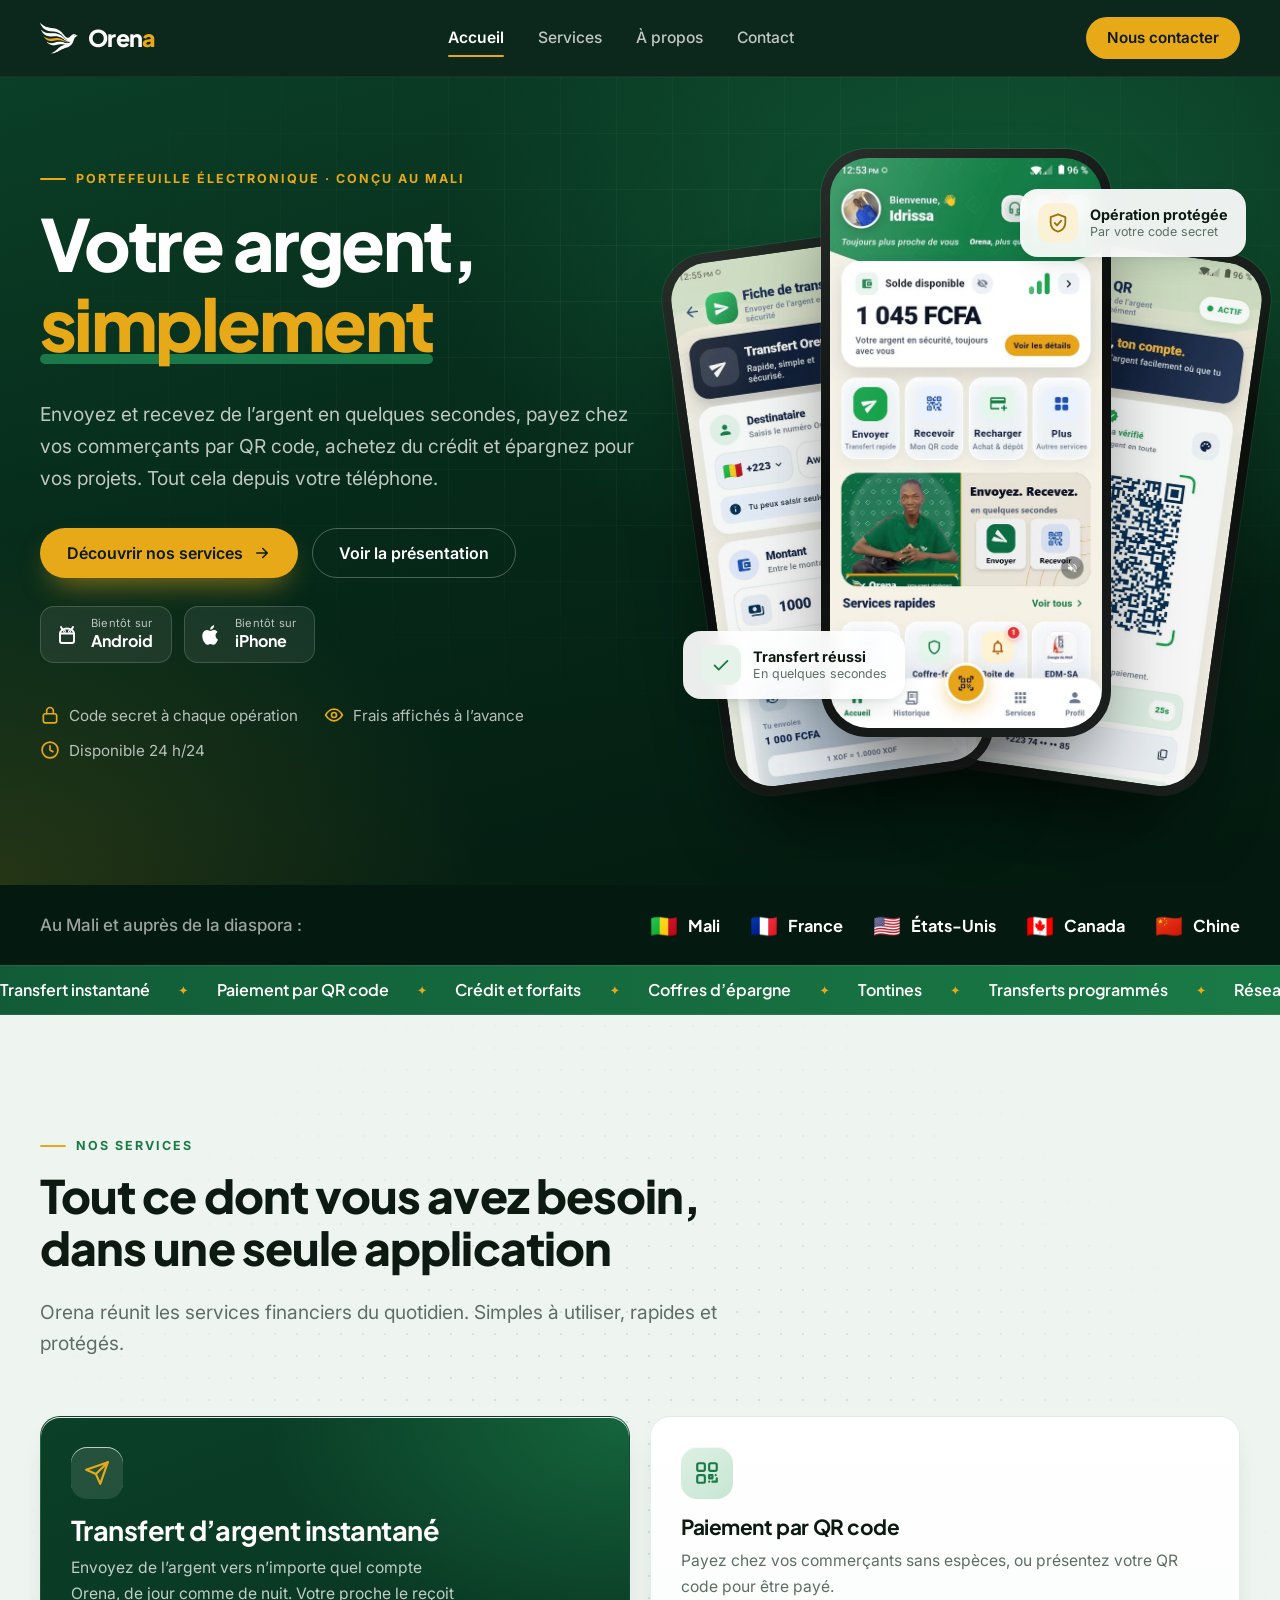
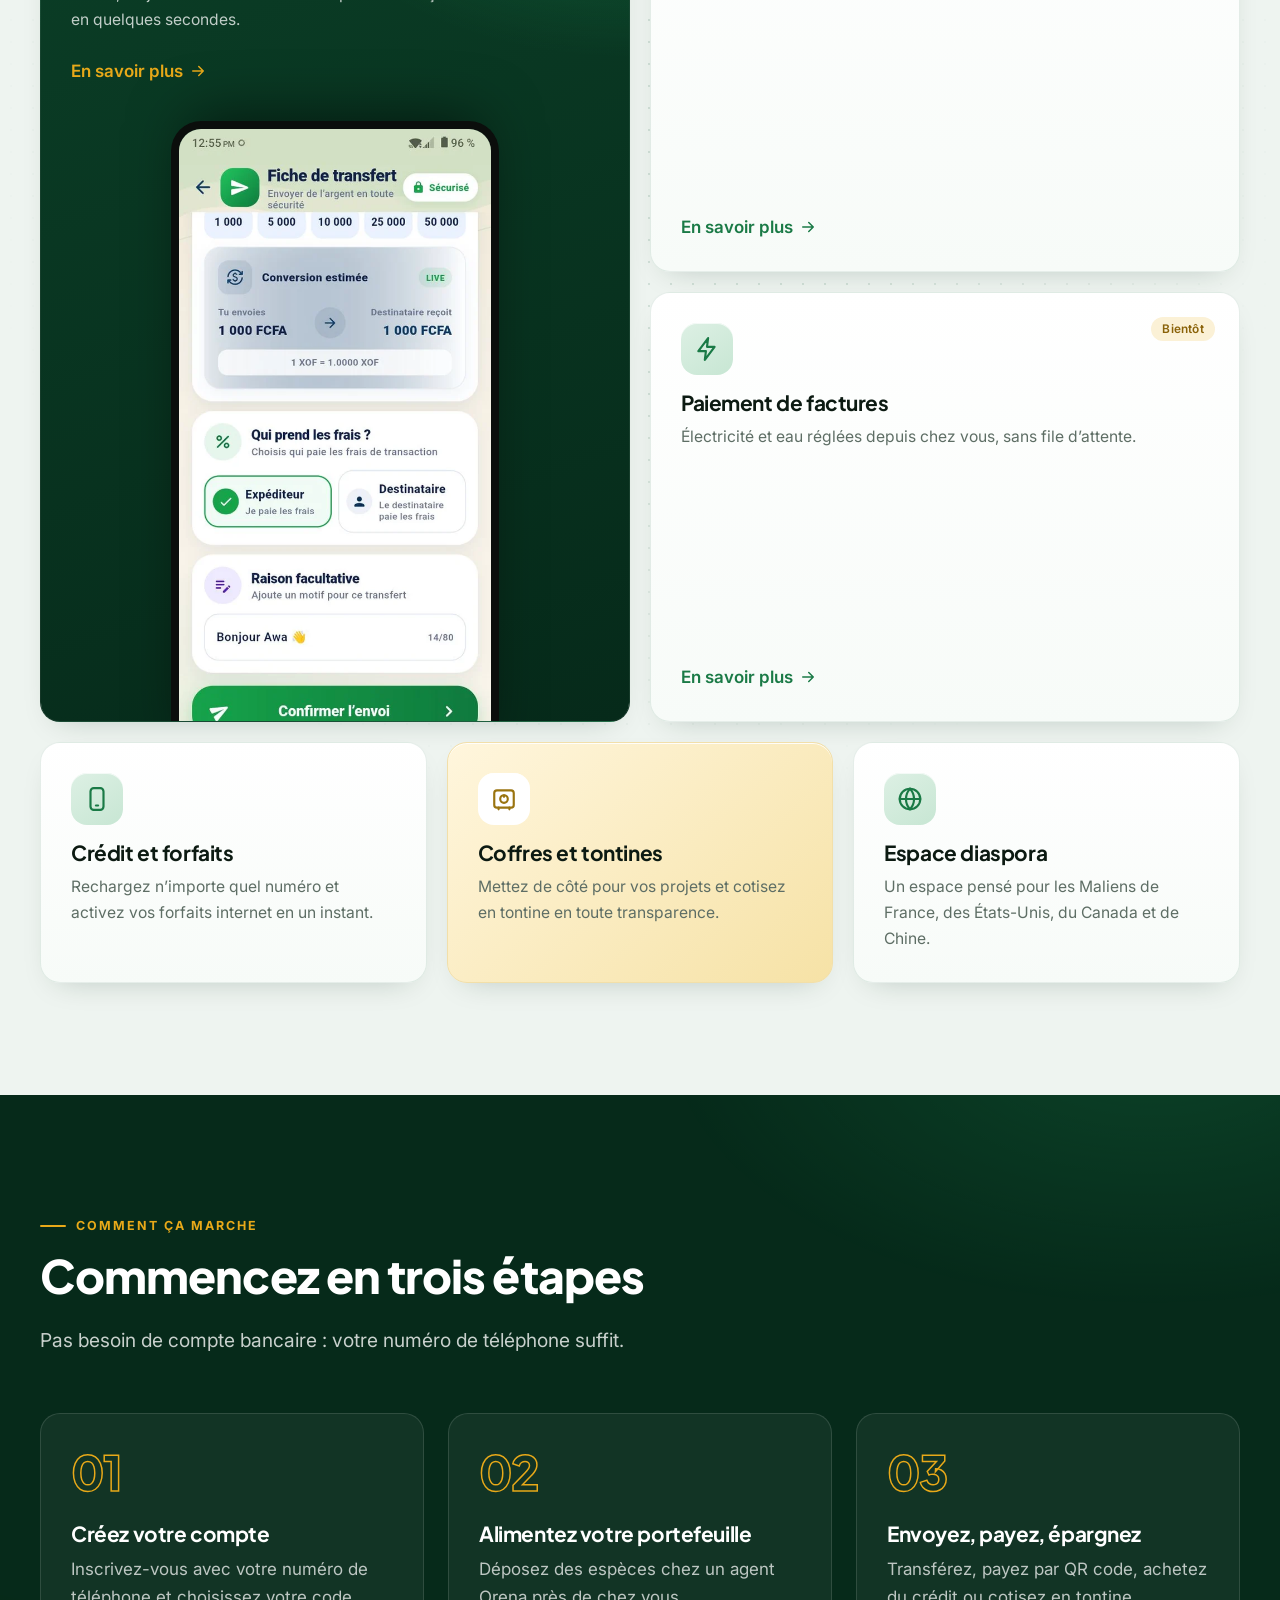
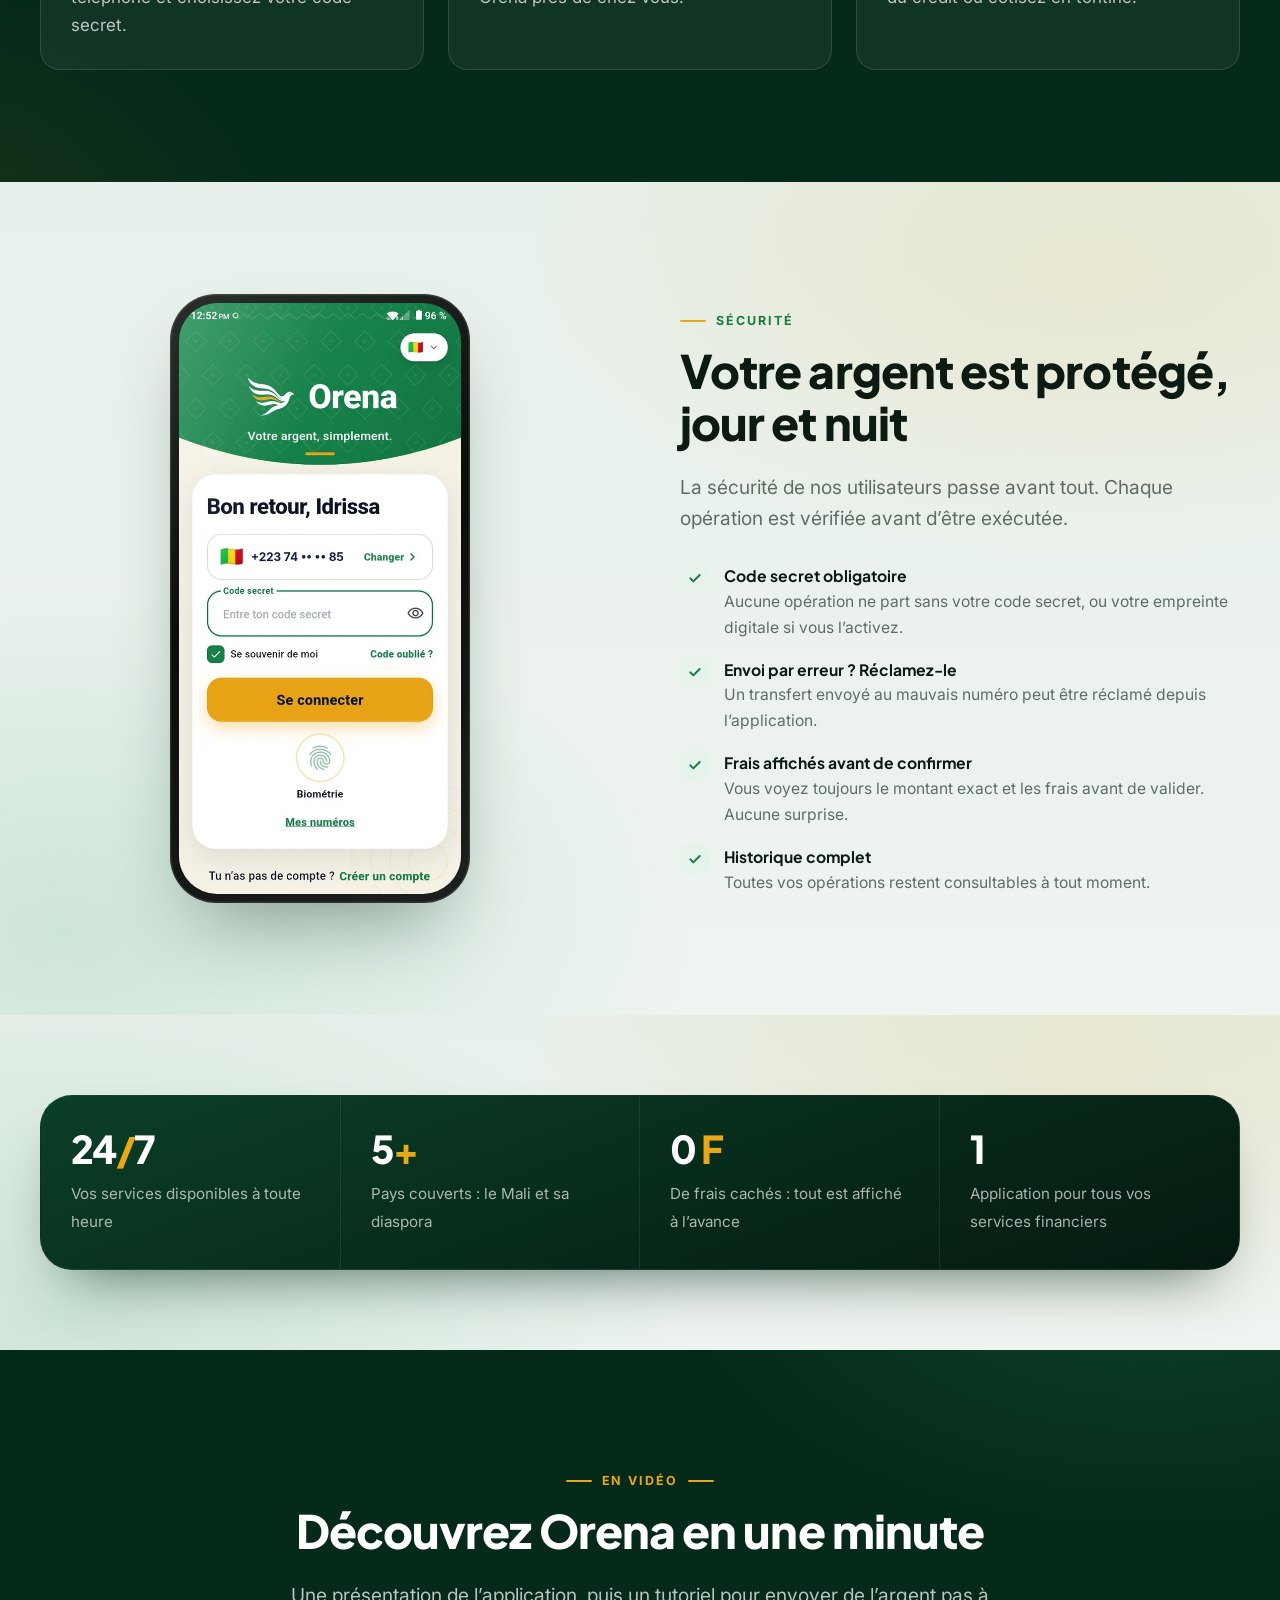
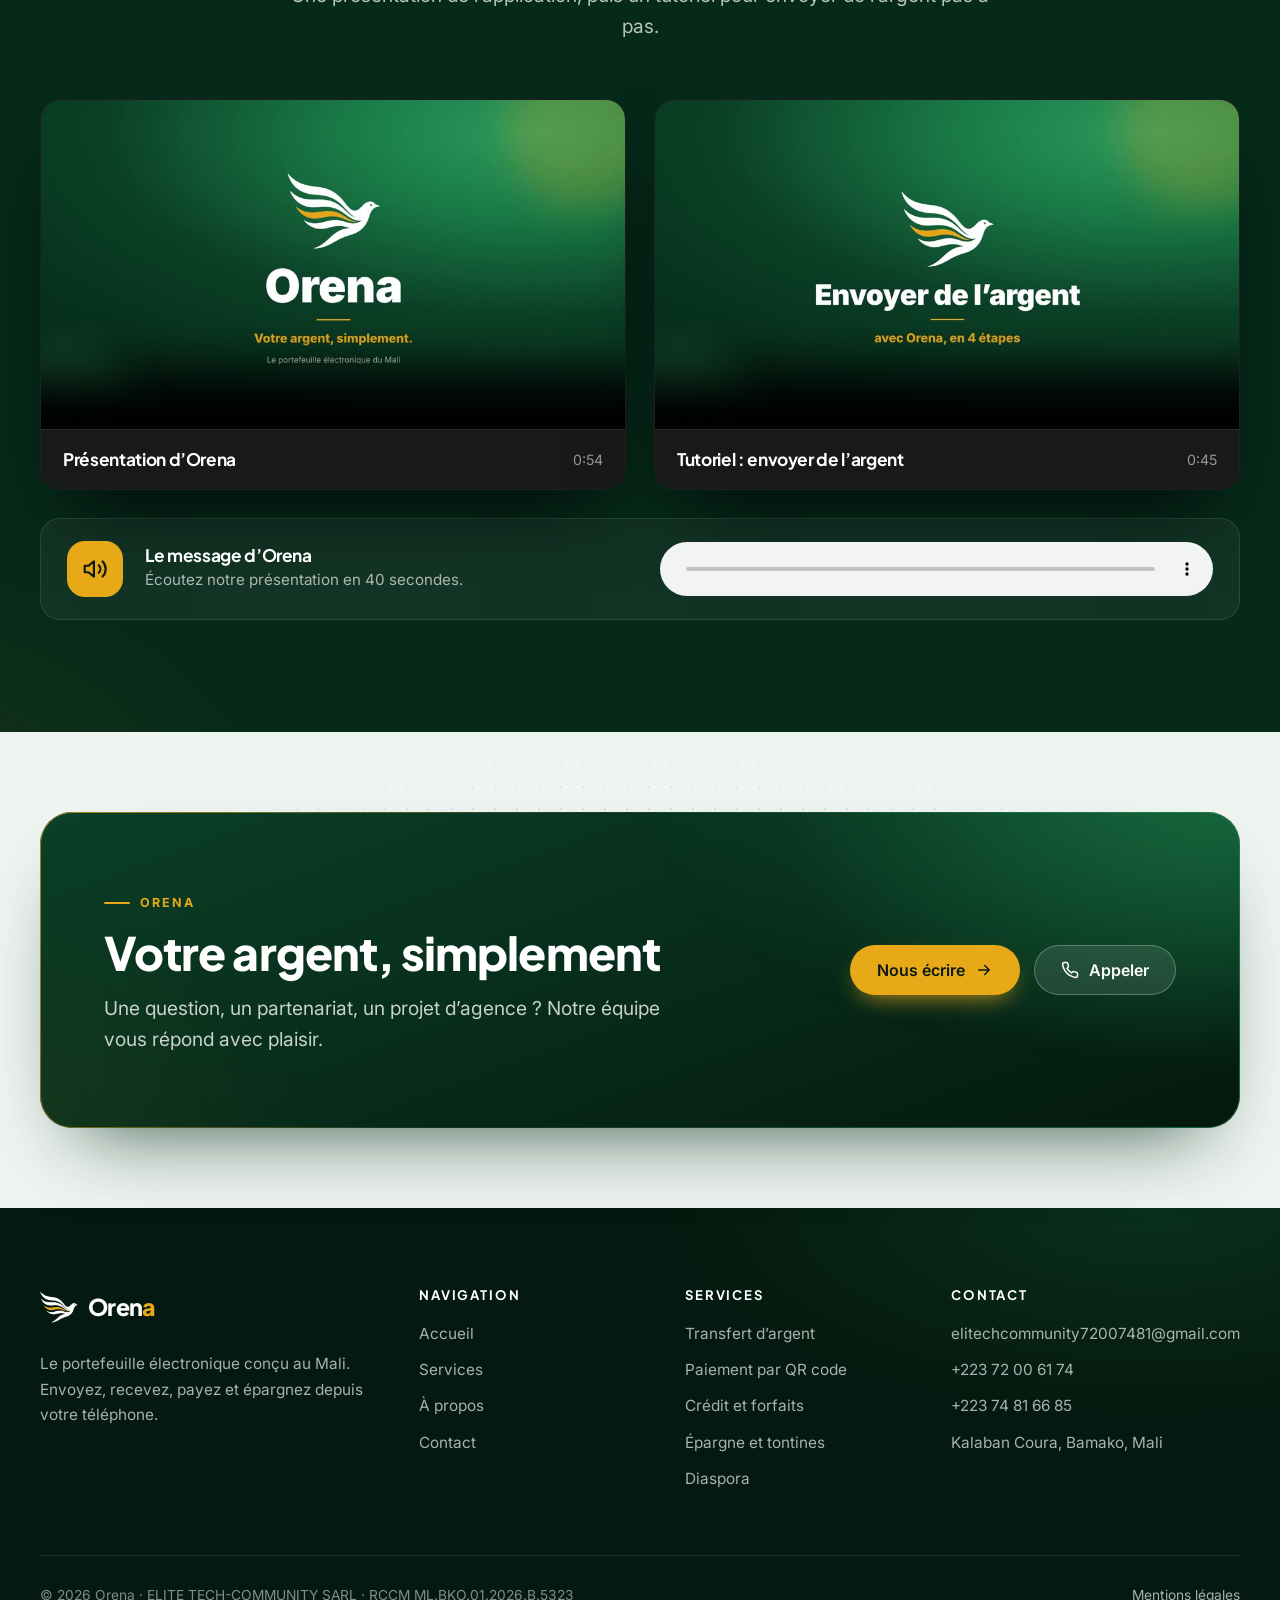
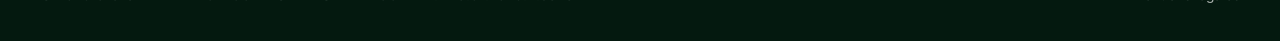
<file: index.html>
<!DOCTYPE html>
<html lang="fr">
<head>
  <meta charset="UTF-8">
  <meta name="viewport" content="width=device-width, initial-scale=1">
  <title>Orena — Le portefeuille électronique du Mali</title>
  <meta name="description" content="Orena : envoyez et recevez de l’argent en quelques secondes, payez par QR code, achetez du crédit et des forfaits, épargnez et cotisez en tontine. Conçu au Mali.">
  <meta name="theme-color" content="#1A7A46">
  <meta property="og:type" content="website">
  <meta property="og:site_name" content="Orena">
  <meta property="og:title" content="Orena — Le portefeuille électronique du Mali">
  <meta property="og:description" content="Orena : envoyez et recevez de l’argent en quelques secondes, payez par QR code, achetez du crédit et des forfaits, épargnez et cotisez en tontine. Conçu au Mali.">
  <meta property="og:image" content="assets/img/partage.jpg">
  <meta property="og:locale" content="fr_FR">
  <link rel="icon" type="image/png" href="assets/img/logo/favicon.png">
  <link rel="apple-touch-icon" href="assets/img/logo/apple-touch-icon.png">
  <link rel="preconnect" href="https://fonts.googleapis.com">
  <link rel="preconnect" href="https://fonts.gstatic.com" crossorigin>
  <link href="https://fonts.googleapis.com/css2?family=Inter:wght@400;500;600;700&family=Plus+Jakarta+Sans:wght@600;700;800&display=swap" rel="stylesheet">
  <link rel="stylesheet" href="assets/css/style.css">
</head>
<body>
<a class="skip" href="#contenu">Aller au contenu</a>
<header class="site-header">
  <div class="container header-inner">
    <a class="logo" href="index.html" aria-label="Orena, accueil"><img src="assets/img/logo/bird_white.png" alt="" width="38" height="38"><span class="logo-txt">Oren<b>a</b></span></a>
    <nav class="nav" id="menu" aria-label="Navigation principale">
      <a href="index.html" aria-current="page">Accueil</a><a href="services.html">Services</a><a href="apropos.html">À propos</a><a href="contact.html">Contact</a>
    </nav>
    <div class="header-cta">
      <a class="btn btn-primary" href="contact.html">Nous contacter</a>
      <button class="menu-btn" type="button" aria-controls="menu" aria-expanded="false" aria-label="Ouvrir le menu"><span></span><span></span><span></span></button>
    </div>
  </div>
  <div class="progress" aria-hidden="true"></div>
</header>
<main id="contenu">

<section class="hero">
  <div class="container hero-grid">
    <div>
      <span class="eyebrow reveal">Portefeuille électronique · Conçu au Mali</span>
      <h1 class="reveal d1">Votre argent,<br><span class="accent">simplement</span></h1>
      <p class="lead reveal d2">Envoyez et recevez de l’argent en quelques secondes, payez chez vos commerçants par QR code, achetez du crédit et épargnez pour vos projets. Tout cela depuis votre téléphone.</p>
      <div class="hero-actions reveal d3">
        <a class="btn btn-primary" href="services.html">Découvrir nos services <svg viewBox="0 0 24 24" fill="none" stroke="currentColor" stroke-width="2" stroke-linecap="round" stroke-linejoin="round" aria-hidden="true"><path d="M5 12h14M13 6l6 6-6 6"/></svg></a>
        <a class="btn btn-ghost" href="#video">Voir la présentation</a>
      </div>
      <div class="stores reveal d3" aria-label="Disponibilité de l’application">
        <span class="store"><svg viewBox="0 0 24 24" fill="none" stroke="currentColor" stroke-width="2" stroke-linecap="round" stroke-linejoin="round" aria-hidden="true"><path d="M5 10.5h14v7.5a2 2 0 0 1-2 2H7a2 2 0 0 1-2-2zM7.5 6.5 6 4M16.5 6.5 18 4"/><path d="M5 10.5a7 5 0 0 1 14 0"/><circle cx="9.5" cy="8.3" r=".5"/><circle cx="14.5" cy="8.3" r=".5"/></svg><span><small>Bientôt sur</small><strong>Android</strong></span></span>
        <span class="store"><svg viewBox="0 0 24 24" fill="currentColor" stroke="none" aria-hidden="true"><path d="M16.5 12.6c0-2.5 2-3.6 2.1-3.7-1.2-1.7-3-1.9-3.6-1.9-1.5-.2-3 .9-3.7.9-.8 0-2-.9-3.2-.9-1.7 0-3.2 1-4 2.5-1.7 3-.4 7.4 1.2 9.8.8 1.2 1.8 2.5 3 2.4 1.2 0 1.7-.8 3.1-.8 1.5 0 1.9.8 3.2.8 1.3 0 2.2-1.2 3-2.4.9-1.4 1.3-2.7 1.3-2.8 0 0-2.4-1-2.4-3.9zM14.1 5.3c.7-.8 1.1-1.9 1-3-1 0-2.1.7-2.8 1.5-.6.7-1.2 1.8-1 2.9 1 .1 2.1-.6 2.8-1.4z"/></svg><span><small>Bientôt sur</small><strong>iPhone</strong></span></span>
      </div>
      <ul class="hero-trust reveal d3">
        <li><svg viewBox="0 0 24 24" fill="none" stroke="currentColor" stroke-width="2" stroke-linecap="round" stroke-linejoin="round" aria-hidden="true"><rect x="4" y="10.5" width="16" height="11" rx="2.5"/><path d="M8 10.5V7a4 4 0 0 1 8 0v3.5"/></svg>Code secret à chaque opération</li>
        <li><svg viewBox="0 0 24 24" fill="none" stroke="currentColor" stroke-width="2" stroke-linecap="round" stroke-linejoin="round" aria-hidden="true"><path d="M2 12s3.6-7 10-7 10 7 10 7-3.6 7-10 7S2 12 2 12z"/><circle cx="12" cy="12" r="3"/></svg>Frais affichés à l’avance</li>
        <li><svg viewBox="0 0 24 24" fill="none" stroke="currentColor" stroke-width="2" stroke-linecap="round" stroke-linejoin="round" aria-hidden="true"><circle cx="12" cy="12" r="9.5"/><path d="M12 7v5l3.5 2"/></svg>Disponible 24 h/24</li>
      </ul>
    </div>
    <div class="hero-visual reveal d2" aria-hidden="true">
      <div class="phone p2"><img src="assets/img/app/transfert-1.webp" alt="" width="560" height="1173" decoding="async"></div>
      <div class="phone p1"><img src="assets/img/app/accueil.webp" alt="" width="560" height="1173" decoding="async"></div>
      <div class="phone p3"><img src="assets/img/app/mon-qr.webp" alt="" width="560" height="1173" decoding="async"></div>
      <div class="float-card c1"><span class="ico"><svg viewBox="0 0 24 24" fill="none" stroke="currentColor" stroke-width="2" stroke-linecap="round" stroke-linejoin="round" aria-hidden="true"><path d="M5 12.5l4.5 4.5L19 7.5"/></svg></span><span><strong>Transfert réussi</strong><small>En quelques secondes</small></span></div>
      <div class="float-card c2"><span class="ico"><svg viewBox="0 0 24 24" fill="none" stroke="currentColor" stroke-width="2" stroke-linecap="round" stroke-linejoin="round" aria-hidden="true"><path d="M12 2.5 4 5.5v6c0 5 3.4 8.6 8 10 4.6-1.4 8-5 8-10v-6z"/><path d="m8.5 12 2.5 2.5 4.5-5"/></svg></span><span><strong>Opération protégée</strong><small>Par votre code secret</small></span></div>
    </div>
  </div>
</section>

<section class="strip" aria-label="Pays couverts">
  <div class="container strip-inner">
    <p>Au Mali et auprès de la diaspora :</p>
    <ul>
      <li><span aria-hidden="true">🇲🇱</span>Mali</li>
      <li><span aria-hidden="true">🇫🇷</span>France</li>
      <li><span aria-hidden="true">🇺🇸</span>États-Unis</li>
      <li><span aria-hidden="true">🇨🇦</span>Canada</li>
      <li><span aria-hidden="true">🇨🇳</span>Chine</li>
    </ul>
  </div>
</section>

<div class="ticker" aria-hidden="true"><div class="ticker-track"><span>Transfert instantané</span><span>Paiement par QR code</span><span>Crédit et forfaits</span><span>Coffres d’épargne</span><span>Tontines</span><span>Transferts programmés</span><span>Réseau d’agents</span><span>Espace diaspora</span><span>Code secret à chaque opération</span><span>Frais affichés à l’avance</span><span>Transfert instantané</span><span>Paiement par QR code</span><span>Crédit et forfaits</span><span>Coffres d’épargne</span><span>Tontines</span><span>Transferts programmés</span><span>Réseau d’agents</span><span>Espace diaspora</span><span>Code secret à chaque opération</span><span>Frais affichés à l’avance</span></div></div>

<section class="section">
  <div class="container">
    <div class="section-head reveal">
      <span class="eyebrow">Nos services</span>
      <h2>Tout ce dont vous avez besoin, dans une seule application</h2>
      <p class="lead">Orena réunit les services financiers du quotidien. Simples à utiliser, rapides et protégés.</p>
    </div>
    <div class="bento">
      <a class="card feature reveal" href="services.html#transfert">
        <span class="ico"><svg viewBox="0 0 24 24" fill="none" stroke="currentColor" stroke-width="2" stroke-linecap="round" stroke-linejoin="round" aria-hidden="true"><path d="M22 2 11 13"/><path d="M22 2 15 22l-4-9-9-4z"/></svg></span>
        <h3>Transfert d’argent instantané</h3>
        <p>Envoyez de l’argent vers n’importe quel compte Orena, de jour comme de nuit. Votre proche le reçoit en quelques secondes.</p>
        <span class="more">En savoir plus <svg viewBox="0 0 24 24" fill="none" stroke="currentColor" stroke-width="2" stroke-linecap="round" stroke-linejoin="round" aria-hidden="true"><path d="M5 12h14M13 6l6 6-6 6"/></svg></span>
        <img class="shot" src="assets/img/app/transfert-2.webp" alt="Écran de transfert d’argent de l’application Orena" loading="lazy" width="560" height="1173">
      </a>
      <a class="card span-3 reveal d1" href="services.html#qr">
        <span class="ico"><svg viewBox="0 0 24 24" fill="none" stroke="currentColor" stroke-width="2" stroke-linecap="round" stroke-linejoin="round" aria-hidden="true"><rect x="3" y="3" width="7" height="7" rx="1.5"/><rect x="14" y="3" width="7" height="7" rx="1.5"/><rect x="3" y="14" width="7" height="7" rx="1.5"/><path d="M14 14h3v3h-3zM20 14v.01M14 20h.01M17 20h4v-3"/></svg></span>
        <h3>Paiement par QR code</h3>
        <p>Payez chez vos commerçants sans espèces, ou présentez votre QR code pour être payé.</p>
        <span class="more">En savoir plus <svg viewBox="0 0 24 24" fill="none" stroke="currentColor" stroke-width="2" stroke-linecap="round" stroke-linejoin="round" aria-hidden="true"><path d="M5 12h14M13 6l6 6-6 6"/></svg></span>
      </a>
      <a class="card span-3 reveal d2" href="services.html#factures">
        <span class="badge badge-soon">Bientôt</span>
        <span class="ico"><svg viewBox="0 0 24 24" fill="none" stroke="currentColor" stroke-width="2" stroke-linecap="round" stroke-linejoin="round" aria-hidden="true"><path d="M13 2 4 14h7l-1 8 9-12h-7z"/></svg></span>
        <h3>Paiement de factures</h3>
        <p>Électricité et eau réglées depuis chez vous, sans file d’attente.</p>
        <span class="more">En savoir plus <svg viewBox="0 0 24 24" fill="none" stroke="currentColor" stroke-width="2" stroke-linecap="round" stroke-linejoin="round" aria-hidden="true"><path d="M5 12h14M13 6l6 6-6 6"/></svg></span>
      </a>
      <a class="card span-2 reveal" href="services.html#credit">
        <span class="ico"><svg viewBox="0 0 24 24" fill="none" stroke="currentColor" stroke-width="2" stroke-linecap="round" stroke-linejoin="round" aria-hidden="true"><rect x="6" y="2" width="12" height="20" rx="3"/><path d="M11 18h2"/></svg></span>
        <h3>Crédit et forfaits</h3>
        <p>Rechargez n’importe quel numéro et activez vos forfaits internet en un instant.</p>
      </a>
      <a class="card span-2 gold reveal d1" href="services.html#epargne">
        <span class="ico"><svg viewBox="0 0 24 24" fill="none" stroke="currentColor" stroke-width="2" stroke-linecap="round" stroke-linejoin="round" aria-hidden="true"><rect x="3" y="4" width="18" height="16" rx="2.5"/><circle cx="12" cy="12" r="3.5"/><path d="M12 8.5V10M7 20v1.5M17 20v1.5"/></svg></span>
        <h3>Coffres et tontines</h3>
        <p>Mettez de côté pour vos projets et cotisez en tontine en toute transparence.</p>
      </a>
      <a class="card span-2 reveal d2" href="services.html#diaspora">
        <span class="ico"><svg viewBox="0 0 24 24" fill="none" stroke="currentColor" stroke-width="2" stroke-linecap="round" stroke-linejoin="round" aria-hidden="true"><circle cx="12" cy="12" r="9.5"/><path d="M2.5 12h19M12 2.5a14 14 0 0 1 0 19M12 2.5a14 14 0 0 0 0 19"/></svg></span>
        <h3>Espace diaspora</h3>
        <p>Un espace pensé pour les Maliens de France, des États-Unis, du Canada et de Chine.</p>
      </a>
    </div>
  </div>
</section>

<section class="section on-dark">
  <div class="container">
    <div class="section-head reveal">
      <span class="eyebrow">Comment ça marche</span>
      <h2>Commencez en trois étapes</h2>
      <p class="lead">Pas besoin de compte bancaire : votre numéro de téléphone suffit.</p>
    </div>
    <div class="steps">
      <div class="step reveal"><h3>Créez votre compte</h3><p>Inscrivez-vous avec votre numéro de téléphone et choisissez votre code secret.</p></div>
      <div class="step reveal d1"><h3>Alimentez votre portefeuille</h3><p>Déposez des espèces chez un agent Orena près de chez vous.</p></div>
      <div class="step reveal d2"><h3>Envoyez, payez, épargnez</h3><p>Transférez, payez par QR code, achetez du crédit ou cotisez en tontine.</p></div>
    </div>
  </div>
</section>

<section class="section bg-glow">
  <div class="container split">
    <div class="split-media reveal">
      <span class="blob"></span>
      <div class="phone "><img src="assets/img/app/connexion.webp" alt="Écran de connexion sécurisée de l’application Orena" width="560" height="1173" loading="lazy" decoding="async"></div>
    </div>
    <div class="reveal d1">
      <span class="eyebrow">Sécurité</span>
      <h2>Votre argent est protégé, jour et nuit</h2>
      <p class="lead">La sécurité de nos utilisateurs passe avant tout. Chaque opération est vérifiée avant d’être exécutée.</p>
      <ul class="checks">
        <li><span><strong>Code secret obligatoire</strong><span>Aucune opération ne part sans votre code secret, ou votre empreinte digitale si vous l’activez.</span></span></li>
        <li><span><strong>Envoi par erreur ? Réclamez-le</strong><span>Un transfert envoyé au mauvais numéro peut être réclamé depuis l’application.</span></span></li>
        <li><span><strong>Frais affichés avant de confirmer</strong><span>Vous voyez toujours le montant exact et les frais avant de valider. Aucune surprise.</span></span></li>
        <li><span><strong>Historique complet</strong><span>Toutes vos opérations restent consultables à tout moment.</span></span></li>
      </ul>
    </div>
  </div>
</section>

<section class="section-sm bg-glow">
  <div class="container">
    <div class="facts reveal">
      <div class="fact"><b>24<em>/</em>7</b><span>Vos services disponibles à toute heure</span></div>
      <div class="fact"><b>5<em>+</em></b><span>Pays couverts : le Mali et sa diaspora</span></div>
      <div class="fact"><b>0<em> F</em></b><span>De frais cachés : tout est affiché à l’avance</span></div>
      <div class="fact"><b>1</b><span>Application pour tous vos services financiers</span></div>
    </div>
  </div>
</section>

<section class="section on-dark cinema" id="video">
  <div class="container">
    <div class="section-head center reveal">
      <span class="eyebrow">En vidéo</span>
      <h2>Découvrez Orena en une minute</h2>
      <p class="lead">Une présentation de l’application, puis un tutoriel pour envoyer de l’argent pas à pas.</p>
    </div>
    <div class="media-grid">
      <figure class="media-card reveal" style="margin:0">
        <video controls preload="none" playsinline poster="assets/video/video-1-presentation-orena.jpg">
          <source src="assets/video/video-1-presentation-orena.mp4" type="video/mp4">
          Votre navigateur ne peut pas lire cette vidéo.
        </video>
        <figcaption class="media-meta"><h3>Présentation d’Orena</h3><small>0:54</small></figcaption>
      </figure>
      <figure class="media-card reveal d1" style="margin:0">
        <video controls preload="none" playsinline poster="assets/video/video-2-tutoriel-envoyer-argent.jpg">
          <source src="assets/video/video-2-tutoriel-envoyer-argent.mp4" type="video/mp4">
          Votre navigateur ne peut pas lire cette vidéo.
        </video>
        <figcaption class="media-meta"><h3>Tutoriel : envoyer de l’argent</h3><small>0:45</small></figcaption>
      </figure>
    </div>
    <div class="audio-card reveal">
      <span class="ico"><svg viewBox="0 0 24 24" fill="none" stroke="currentColor" stroke-width="2" stroke-linecap="round" stroke-linejoin="round" aria-hidden="true"><path d="M11 5 6 9H2.5v6H6l5 4z"/><path d="M15.5 8.5a5 5 0 0 1 0 7M19 5a10 10 0 0 1 0 14"/></svg></span>
      <div><h3>Le message d’Orena</h3><p>Écoutez notre présentation en 40 secondes.</p></div>
      <audio controls preload="none" src="assets/audio/message-orena.mp3">Votre navigateur ne peut pas lire ce fichier audio.</audio>
    </div>
  </div>
</section>

<section class="section-sm">
  <div class="container">
    <div class="cta on-dark reveal">
      <div>
        <span class="eyebrow">Orena</span>
        <h2>Votre argent, simplement</h2>
        <p class="lead">Une question, un partenariat, un projet d’agence ? Notre équipe vous répond avec plaisir.</p>
      </div>
      <div class="cta-actions">
        <a class="btn btn-gold" href="contact.html">Nous écrire <svg viewBox="0 0 24 24" fill="none" stroke="currentColor" stroke-width="2" stroke-linecap="round" stroke-linejoin="round" aria-hidden="true"><path d="M5 12h14M13 6l6 6-6 6"/></svg></a>
        <a class="btn btn-light" href="tel:+22372006174"><svg viewBox="0 0 24 24" fill="none" stroke="currentColor" stroke-width="2" stroke-linecap="round" stroke-linejoin="round" aria-hidden="true"><path d="M22 16.9v3a2 2 0 0 1-2.2 2 19.8 19.8 0 0 1-8.6-3.1 19.5 19.5 0 0 1-6-6A19.8 19.8 0 0 1 2.1 4.2 2 2 0 0 1 4.1 2h3a2 2 0 0 1 2 1.7c.1 1 .4 1.9.7 2.8a2 2 0 0 1-.5 2.1L8 9.9a16 16 0 0 0 6 6l1.3-1.3a2 2 0 0 1 2.1-.4c.9.3 1.8.6 2.8.7a2 2 0 0 1 1.7 2z"/></svg> Appeler</a>
      </div>
    </div>
  </div>
</section>
</main>
<footer class="site-footer">
  <div class="container">
    <div class="footer-grid">
      <div class="footer-about">
        <a class="logo" href="index.html"><img src="assets/img/logo/bird_white.png" alt="" width="38" height="38"><span class="logo-txt">Oren<b>a</b></span></a>
        <p>Le portefeuille électronique conçu au Mali. Envoyez, recevez, payez et épargnez depuis votre téléphone.</p>
      </div>
      <div>
        <h4>Navigation</h4>
        <ul><li><a href="index.html">Accueil</a></li><li><a href="services.html">Services</a></li><li><a href="apropos.html">À propos</a></li><li><a href="contact.html">Contact</a></li></ul>
      </div>
      <div>
        <h4>Services</h4>
        <ul>
          <li><a href="services.html#transfert">Transfert d’argent</a></li>
          <li><a href="services.html#qr">Paiement par QR code</a></li>
          <li><a href="services.html#credit">Crédit et forfaits</a></li>
          <li><a href="services.html#epargne">Épargne et tontines</a></li>
          <li><a href="services.html#diaspora">Diaspora</a></li>
        </ul>
      </div>
      <div>
        <h4>Contact</h4>
        <ul>
          <li><a href="mailto:elitechcommunity72007481@gmail.com">elitechcommunity72007481@gmail.com</a></li>
          <li><a href="tel:+22372006174">+223 72 00 61 74</a></li>
          <li><a href="tel:+22374816685">+223 74 81 66 85</a></li>
          <li>Kalaban Coura, Bamako, Mali</li>
        </ul>
      </div>
    </div>
    <div class="footer-bottom">
      <span>© <span data-year>2026</span> Orena · ELITE TECH-COMMUNITY SARL · RCCM ML.BKO.01.2026.B.5323</span>
      <a href="mentions-legales.html">Mentions légales</a>
    </div>
  </div>
</footer>
<button class="to-top" type="button" aria-label="Revenir en haut de la page"><svg viewBox="0 0 24 24" fill="none" stroke="currentColor" stroke-width="2" stroke-linecap="round" stroke-linejoin="round" aria-hidden="true"><path d="M12 19V5M6 11l6-6 6 6"/></svg></button>
<script src="assets/js/main.js"></script>
</body>
</html>
</file>
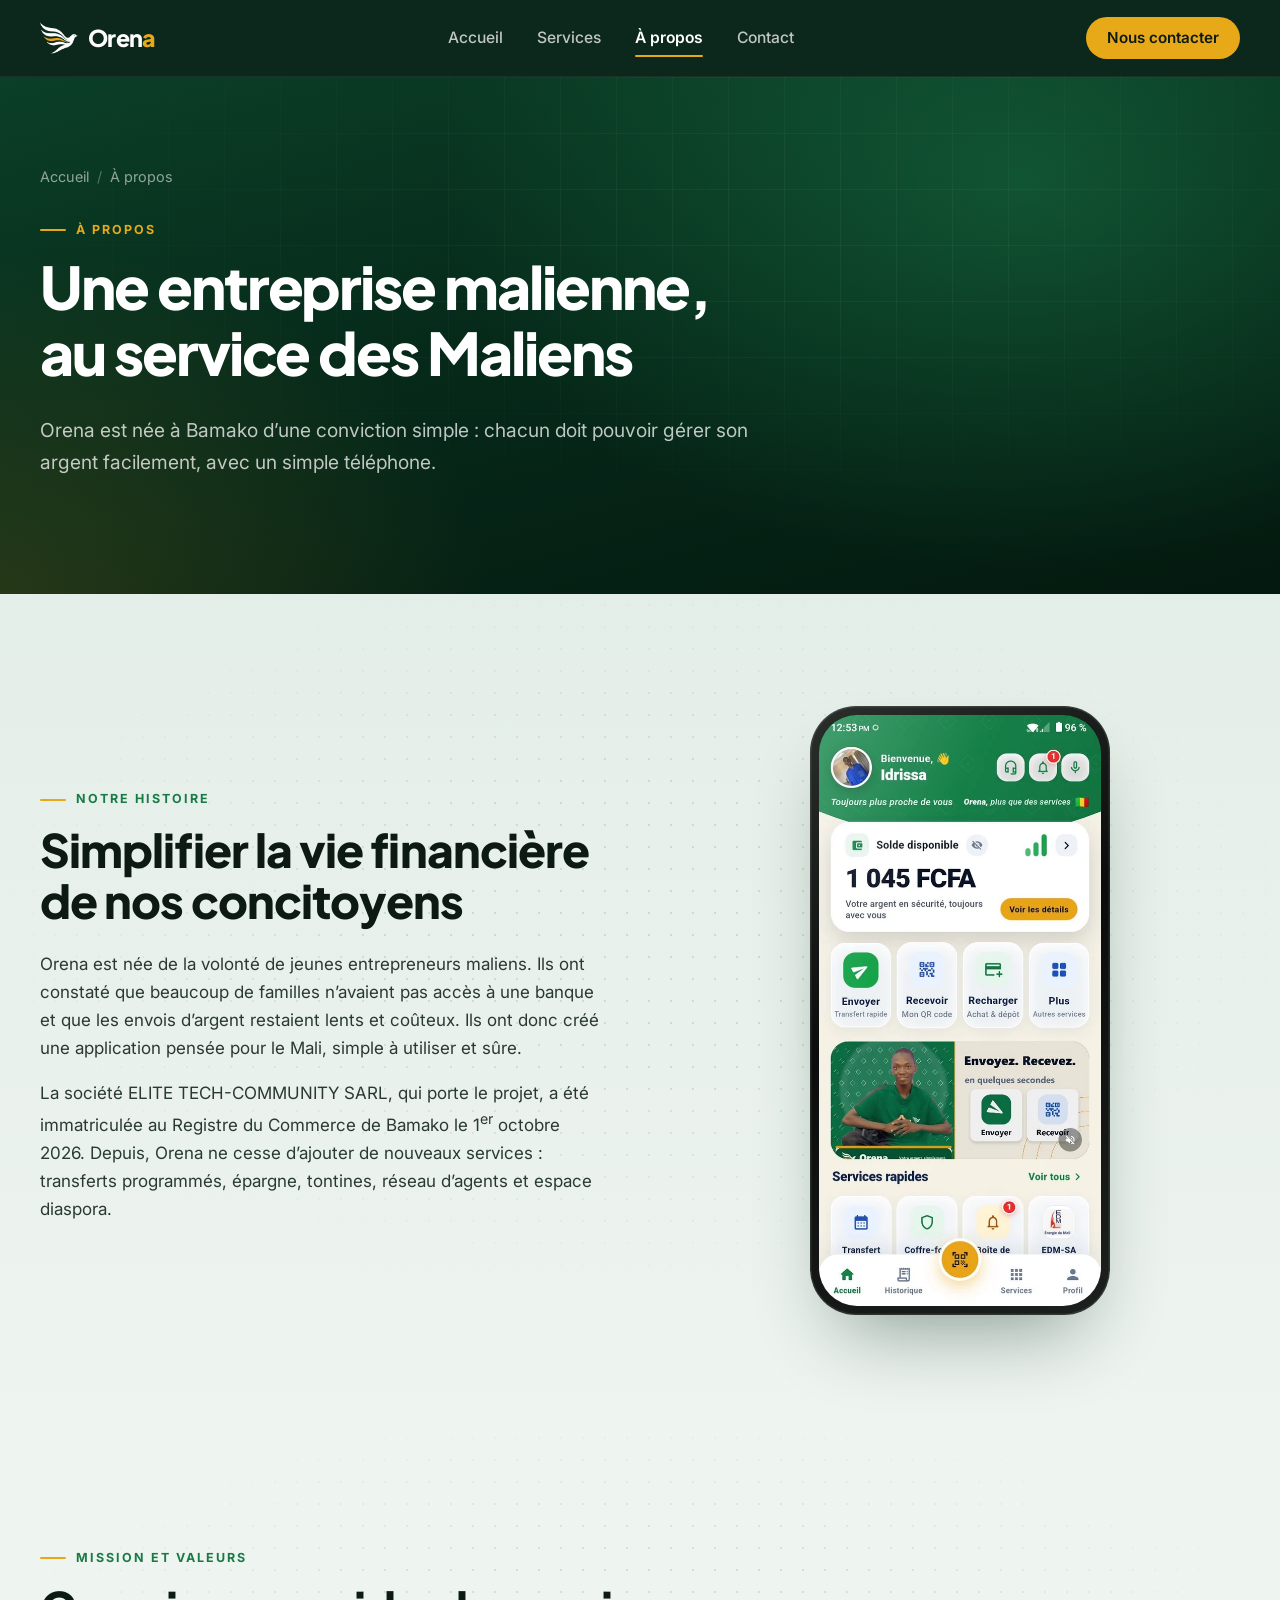
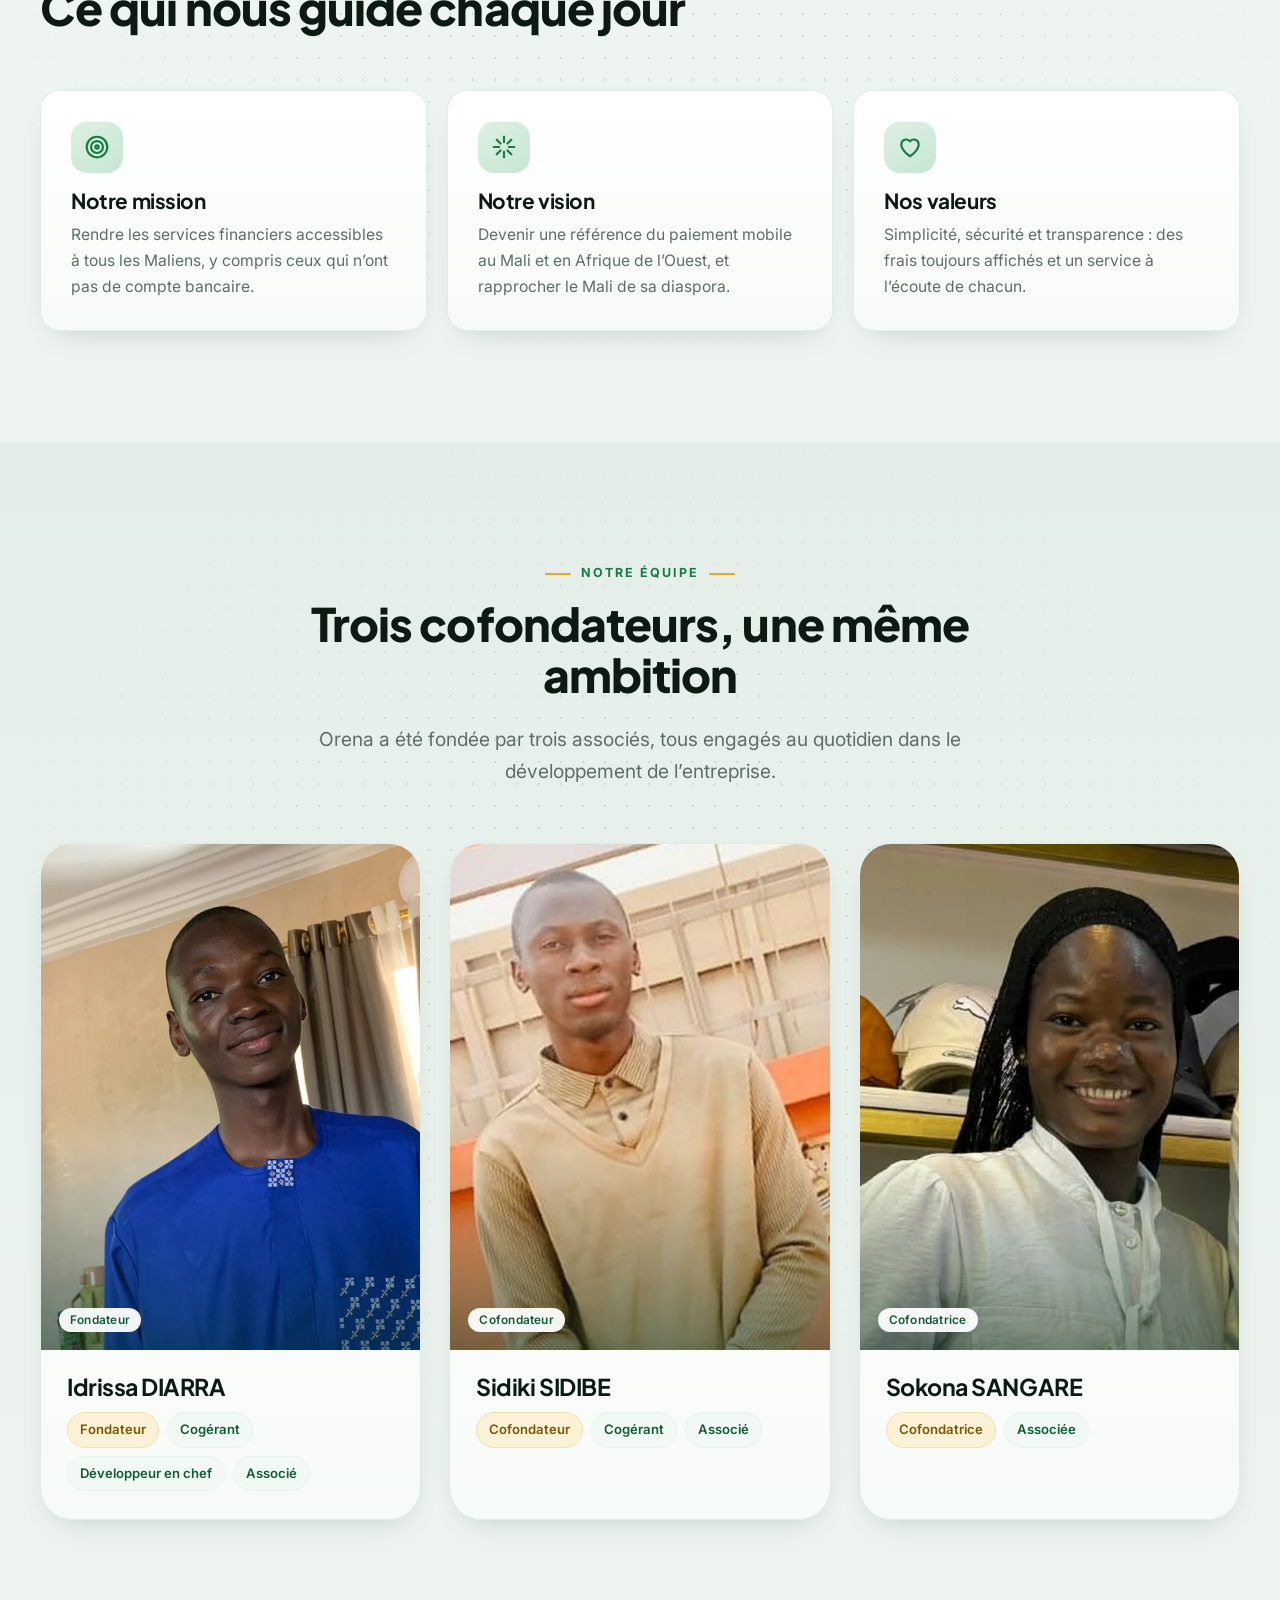
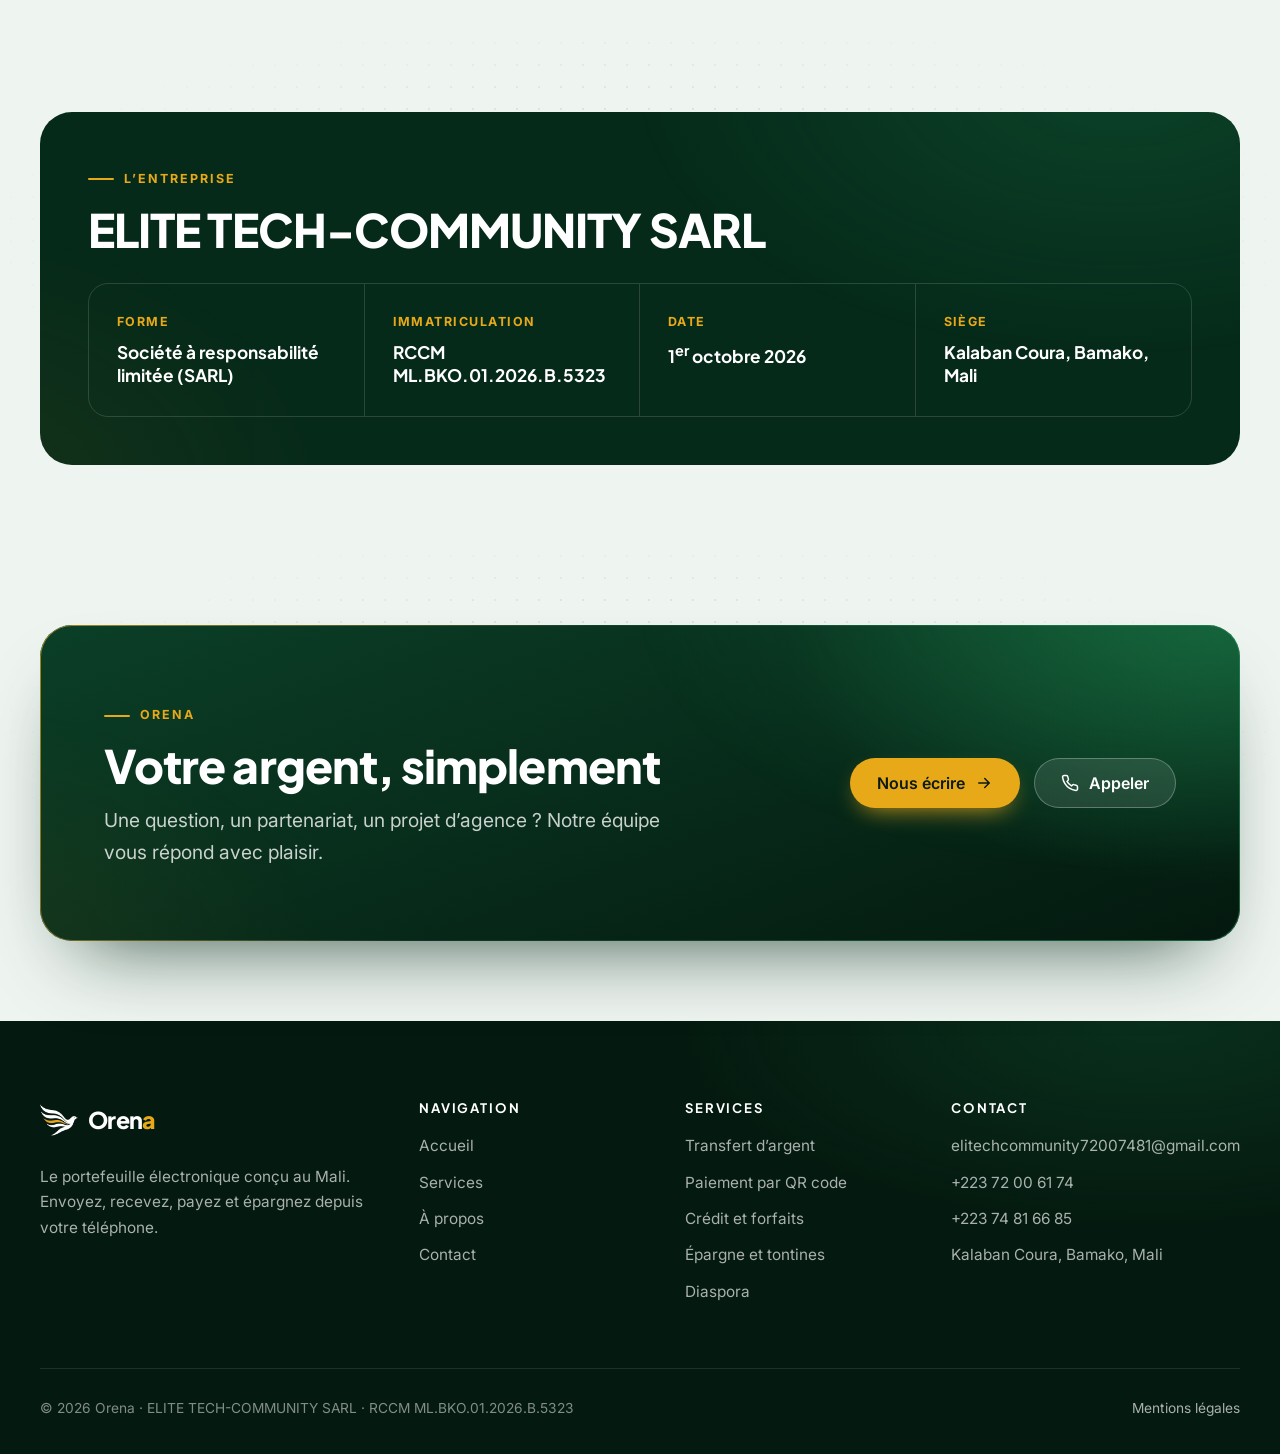
<file: apropos.html>
<!DOCTYPE html>
<html lang="fr">
<head>
  <meta charset="UTF-8">
  <meta name="viewport" content="width=device-width, initial-scale=1">
  <title>À propos — Orena</title>
  <meta name="description" content="Orena est portée par ELITE TECH-COMMUNITY SARL, société malienne fondée par trois cofondateurs à Bamako. Découvrez notre histoire, notre mission et notre équipe.">
  <meta name="theme-color" content="#1A7A46">
  <meta property="og:type" content="website">
  <meta property="og:site_name" content="Orena">
  <meta property="og:title" content="À propos — Orena">
  <meta property="og:description" content="Orena est portée par ELITE TECH-COMMUNITY SARL, société malienne fondée par trois cofondateurs à Bamako. Découvrez notre histoire, notre mission et notre équipe.">
  <meta property="og:image" content="assets/img/partage.jpg">
  <meta property="og:locale" content="fr_FR">
  <link rel="icon" type="image/png" href="assets/img/logo/favicon.png">
  <link rel="apple-touch-icon" href="assets/img/logo/apple-touch-icon.png">
  <link rel="preconnect" href="https://fonts.googleapis.com">
  <link rel="preconnect" href="https://fonts.gstatic.com" crossorigin>
  <link href="https://fonts.googleapis.com/css2?family=Inter:wght@400;500;600;700&family=Plus+Jakarta+Sans:wght@600;700;800&display=swap" rel="stylesheet">
  <link rel="stylesheet" href="assets/css/style.css">
</head>
<body>
<a class="skip" href="#contenu">Aller au contenu</a>
<header class="site-header">
  <div class="container header-inner">
    <a class="logo" href="index.html" aria-label="Orena, accueil"><img src="assets/img/logo/bird_white.png" alt="" width="38" height="38"><span class="logo-txt">Oren<b>a</b></span></a>
    <nav class="nav" id="menu" aria-label="Navigation principale">
      <a href="index.html">Accueil</a><a href="services.html">Services</a><a href="apropos.html" aria-current="page">À propos</a><a href="contact.html">Contact</a>
    </nav>
    <div class="header-cta">
      <a class="btn btn-primary" href="contact.html">Nous contacter</a>
      <button class="menu-btn" type="button" aria-controls="menu" aria-expanded="false" aria-label="Ouvrir le menu"><span></span><span></span><span></span></button>
    </div>
  </div>
  <div class="progress" aria-hidden="true"></div>
</header>
<main id="contenu">

<section class="page-hero">
  <div class="container">
    <ol class="breadcrumb"><li><a href="index.html">Accueil</a></li><li aria-current="page">À propos</li></ol>
    <span class="eyebrow">À propos</span>
    <h1>Une entreprise malienne, au service des Maliens</h1>
    <p class="lead">Orena est née à Bamako d’une conviction simple : chacun doit pouvoir gérer son argent facilement, avec un simple téléphone.</p>
  </div>
</section>

<section class="section bg-white">
  <div class="container split">
    <div class="reveal">
      <span class="eyebrow">Notre histoire</span>
      <h2>Simplifier la vie financière de nos concitoyens</h2>
      <p>Orena est née de la volonté de jeunes entrepreneurs maliens. Ils ont constaté que beaucoup de familles n’avaient pas accès à une banque et que les envois d’argent restaient lents et coûteux. Ils ont donc créé une application pensée pour le Mali, simple à utiliser et sûre.</p>
      <p>La société ELITE TECH-COMMUNITY SARL, qui porte le projet, a été immatriculée au Registre du Commerce de Bamako le 1<sup>er</sup> octobre 2026. Depuis, Orena ne cesse d’ajouter de nouveaux services : transferts programmés, épargne, tontines, réseau d’agents et espace diaspora.</p>
    </div>
    <div class="split-media reveal d1"><span class="blob"></span><div class="phone "><img src="assets/img/app/accueil.webp" alt="Accueil de l’application Orena" width="560" height="1173" loading="lazy" decoding="async"></div></div>
  </div>
</section>

<section class="section">
  <div class="container">
    <div class="section-head reveal">
      <span class="eyebrow">Mission et valeurs</span>
      <h2>Ce qui nous guide chaque jour</h2>
    </div>
    <div class="values">
      <div class="card reveal"><span class="ico"><svg viewBox="0 0 24 24" fill="none" stroke="currentColor" stroke-width="2" stroke-linecap="round" stroke-linejoin="round" aria-hidden="true"><circle cx="12" cy="12" r="9.5"/><circle cx="12" cy="12" r="5.5"/><circle cx="12" cy="12" r="1.5"/></svg></span><h3>Notre mission</h3><p>Rendre les services financiers accessibles à tous les Maliens, y compris ceux qui n’ont pas de compte bancaire.</p></div>
      <div class="card reveal d1"><span class="ico"><svg viewBox="0 0 24 24" fill="none" stroke="currentColor" stroke-width="2" stroke-linecap="round" stroke-linejoin="round" aria-hidden="true"><path d="M12 2.5v5M12 16.5v5M2.5 12h5M16.5 12h5M5.3 5.3l3.5 3.5M15.2 15.2l3.5 3.5M5.3 18.7l3.5-3.5M15.2 8.8l3.5-3.5"/></svg></span><h3>Notre vision</h3><p>Devenir une référence du paiement mobile au Mali et en Afrique de l’Ouest, et rapprocher le Mali de sa diaspora.</p></div>
      <div class="card reveal d2"><span class="ico"><svg viewBox="0 0 24 24" fill="none" stroke="currentColor" stroke-width="2" stroke-linecap="round" stroke-linejoin="round" aria-hidden="true"><path d="M12 20.5s-8-4.8-8-11A4.5 4.5 0 0 1 12 6.8a4.5 4.5 0 0 1 8 2.7c0 6.2-8 11-8 11z"/></svg></span><h3>Nos valeurs</h3><p>Simplicité, sécurité et transparence : des frais toujours affichés et un service à l’écoute de chacun.</p></div>
    </div>
  </div>
</section>

<section class="section bg-white" id="equipe">
  <div class="container">
    <div class="section-head center reveal">
      <span class="eyebrow">Notre équipe</span>
      <h2>Trois cofondateurs, une même ambition</h2>
      <p class="lead">Orena a été fondée par trois associés, tous engagés au quotidien dans le développement de l’entreprise.</p>
    </div>
    <div class="team">
      <article class="member reveal">
        <div class="member-photo"><img src="assets/img/equipe/idrissa.webp" alt="Portrait d’Idrissa DIARRA, fondateur d’Orena" width="720" height="960" loading="lazy"><span class="member-tag"><span class="badge">Fondateur</span></span></div>
        <div class="member-body"><h3>Idrissa DIARRA</h3><ul class="roles" aria-label="Fonctions"><li class="main">Fondateur</li><li>Cogérant</li><li>Développeur en chef</li><li>Associé</li></ul></div>
      </article>
      <article class="member reveal">
        <div class="member-photo"><img src="assets/img/equipe/sidiki.webp" alt="Portrait de Sidiki SIDIBE, cofondateur d’Orena" width="720" height="960" loading="lazy"><span class="member-tag"><span class="badge">Cofondateur</span></span></div>
        <div class="member-body"><h3>Sidiki SIDIBE</h3><ul class="roles" aria-label="Fonctions"><li class="main">Cofondateur</li><li>Cogérant</li><li>Associé</li></ul></div>
      </article>
      <article class="member reveal">
        <div class="member-photo"><img src="assets/img/equipe/sokona.webp" alt="Portrait de Sokona SANGARE, cofondatrice d’Orena" width="720" height="960" loading="lazy"><span class="member-tag"><span class="badge">Cofondatrice</span></span></div>
        <div class="member-body"><h3>Sokona SANGARE</h3><ul class="roles" aria-label="Fonctions"><li class="main">Cofondatrice</li><li>Associée</li></ul></div>
      </article>
    </div>
  </div>
</section>

<section class="section-sm">
  <div class="container">
    <div class="on-dark reveal" style="border-radius:var(--radius-l);padding:48px">
      <span class="eyebrow">L’entreprise</span>
      <h2 style="margin-bottom:28px">ELITE TECH-COMMUNITY SARL</h2>
      <dl class="company" style="margin:0">
        <div><dt>Forme</dt><dd>Société à responsabilité limitée (SARL)</dd></div>
        <div><dt>Immatriculation</dt><dd>RCCM ML.BKO.01.2026.B.5323</dd></div>
        <div><dt>Date</dt><dd>1<sup>er</sup> octobre 2026</dd></div>
        <div><dt>Siège</dt><dd>Kalaban Coura, Bamako, Mali</dd></div>
      </dl>
    </div>
  </div>
</section>

<section class="section-sm">
  <div class="container">
    <div class="cta on-dark reveal">
      <div>
        <span class="eyebrow">Orena</span>
        <h2>Votre argent, simplement</h2>
        <p class="lead">Une question, un partenariat, un projet d’agence ? Notre équipe vous répond avec plaisir.</p>
      </div>
      <div class="cta-actions">
        <a class="btn btn-gold" href="contact.html">Nous écrire <svg viewBox="0 0 24 24" fill="none" stroke="currentColor" stroke-width="2" stroke-linecap="round" stroke-linejoin="round" aria-hidden="true"><path d="M5 12h14M13 6l6 6-6 6"/></svg></a>
        <a class="btn btn-light" href="tel:+22372006174"><svg viewBox="0 0 24 24" fill="none" stroke="currentColor" stroke-width="2" stroke-linecap="round" stroke-linejoin="round" aria-hidden="true"><path d="M22 16.9v3a2 2 0 0 1-2.2 2 19.8 19.8 0 0 1-8.6-3.1 19.5 19.5 0 0 1-6-6A19.8 19.8 0 0 1 2.1 4.2 2 2 0 0 1 4.1 2h3a2 2 0 0 1 2 1.7c.1 1 .4 1.9.7 2.8a2 2 0 0 1-.5 2.1L8 9.9a16 16 0 0 0 6 6l1.3-1.3a2 2 0 0 1 2.1-.4c.9.3 1.8.6 2.8.7a2 2 0 0 1 1.7 2z"/></svg> Appeler</a>
      </div>
    </div>
  </div>
</section>
</main>
<footer class="site-footer">
  <div class="container">
    <div class="footer-grid">
      <div class="footer-about">
        <a class="logo" href="index.html"><img src="assets/img/logo/bird_white.png" alt="" width="38" height="38"><span class="logo-txt">Oren<b>a</b></span></a>
        <p>Le portefeuille électronique conçu au Mali. Envoyez, recevez, payez et épargnez depuis votre téléphone.</p>
      </div>
      <div>
        <h4>Navigation</h4>
        <ul><li><a href="index.html">Accueil</a></li><li><a href="services.html">Services</a></li><li><a href="apropos.html">À propos</a></li><li><a href="contact.html">Contact</a></li></ul>
      </div>
      <div>
        <h4>Services</h4>
        <ul>
          <li><a href="services.html#transfert">Transfert d’argent</a></li>
          <li><a href="services.html#qr">Paiement par QR code</a></li>
          <li><a href="services.html#credit">Crédit et forfaits</a></li>
          <li><a href="services.html#epargne">Épargne et tontines</a></li>
          <li><a href="services.html#diaspora">Diaspora</a></li>
        </ul>
      </div>
      <div>
        <h4>Contact</h4>
        <ul>
          <li><a href="mailto:elitechcommunity72007481@gmail.com">elitechcommunity72007481@gmail.com</a></li>
          <li><a href="tel:+22372006174">+223 72 00 61 74</a></li>
          <li><a href="tel:+22374816685">+223 74 81 66 85</a></li>
          <li>Kalaban Coura, Bamako, Mali</li>
        </ul>
      </div>
    </div>
    <div class="footer-bottom">
      <span>© <span data-year>2026</span> Orena · ELITE TECH-COMMUNITY SARL · RCCM ML.BKO.01.2026.B.5323</span>
      <a href="mentions-legales.html">Mentions légales</a>
    </div>
  </div>
</footer>
<button class="to-top" type="button" aria-label="Revenir en haut de la page"><svg viewBox="0 0 24 24" fill="none" stroke="currentColor" stroke-width="2" stroke-linecap="round" stroke-linejoin="round" aria-hidden="true"><path d="M12 19V5M6 11l6-6 6 6"/></svg></button>
<script src="assets/js/main.js"></script>
</body>
</html>
</file>
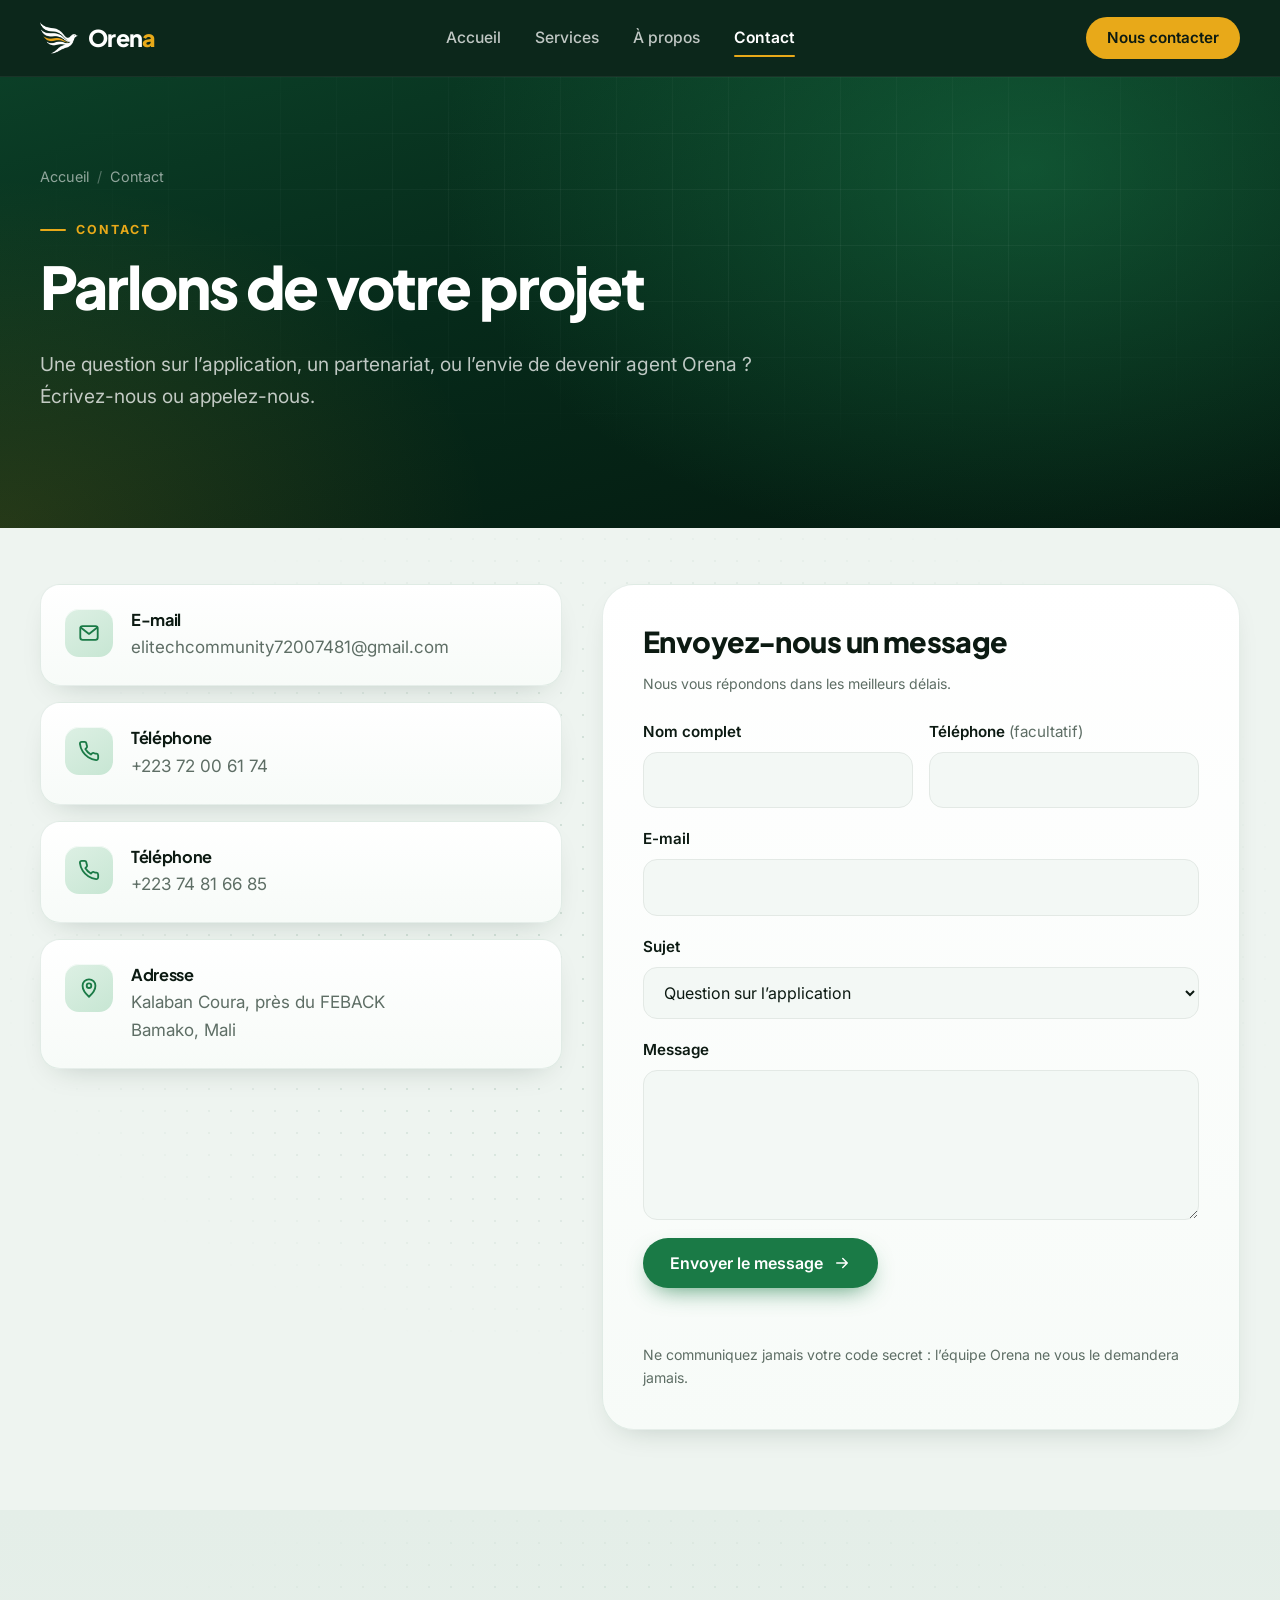
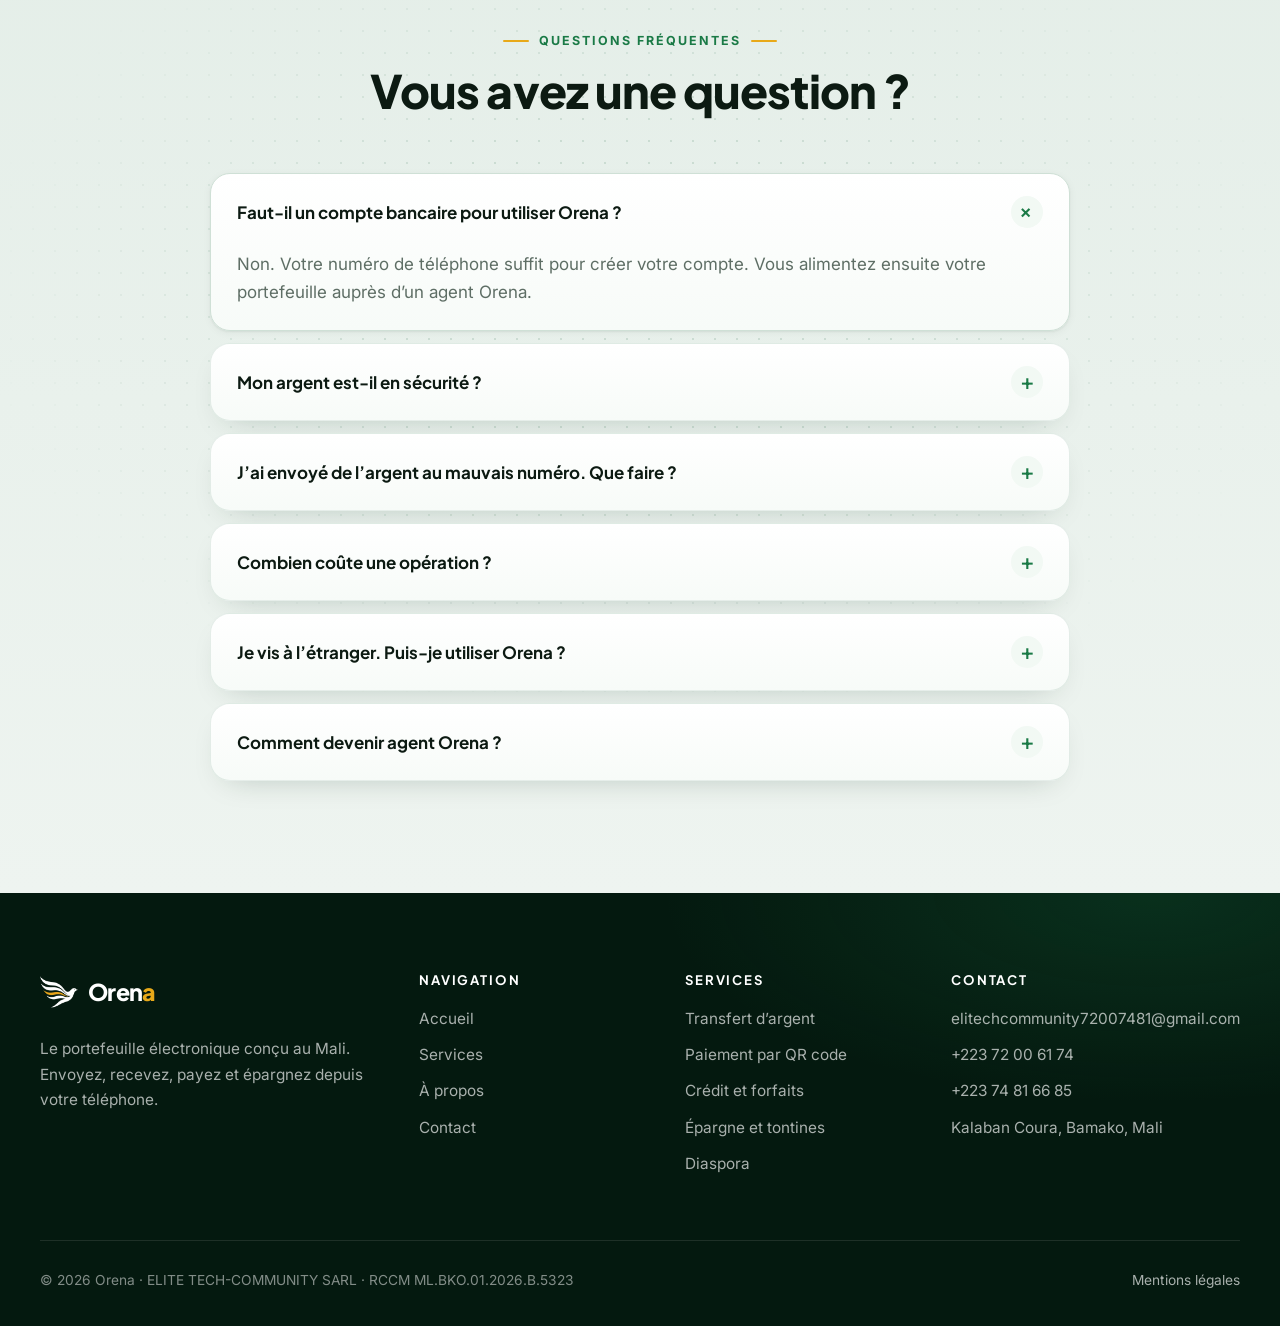
<file: contact.html>
<!DOCTYPE html>
<html lang="fr">
<head>
  <meta charset="UTF-8">
  <meta name="viewport" content="width=device-width, initial-scale=1">
  <title>Contact — Orena</title>
  <meta name="description" content="Contactez l’équipe Orena : e-mail, téléphone et adresse à Bamako. Questions, partenariats, devenir agent ou commerçant partenaire.">
  <meta name="theme-color" content="#1A7A46">
  <meta property="og:type" content="website">
  <meta property="og:site_name" content="Orena">
  <meta property="og:title" content="Contact — Orena">
  <meta property="og:description" content="Contactez l’équipe Orena : e-mail, téléphone et adresse à Bamako. Questions, partenariats, devenir agent ou commerçant partenaire.">
  <meta property="og:image" content="assets/img/partage.jpg">
  <meta property="og:locale" content="fr_FR">
  <link rel="icon" type="image/png" href="assets/img/logo/favicon.png">
  <link rel="apple-touch-icon" href="assets/img/logo/apple-touch-icon.png">
  <link rel="preconnect" href="https://fonts.googleapis.com">
  <link rel="preconnect" href="https://fonts.gstatic.com" crossorigin>
  <link href="https://fonts.googleapis.com/css2?family=Inter:wght@400;500;600;700&family=Plus+Jakarta+Sans:wght@600;700;800&display=swap" rel="stylesheet">
  <link rel="stylesheet" href="assets/css/style.css">
</head>
<body>
<a class="skip" href="#contenu">Aller au contenu</a>
<header class="site-header">
  <div class="container header-inner">
    <a class="logo" href="index.html" aria-label="Orena, accueil"><img src="assets/img/logo/bird_white.png" alt="" width="38" height="38"><span class="logo-txt">Oren<b>a</b></span></a>
    <nav class="nav" id="menu" aria-label="Navigation principale">
      <a href="index.html">Accueil</a><a href="services.html">Services</a><a href="apropos.html">À propos</a><a href="contact.html" aria-current="page">Contact</a>
    </nav>
    <div class="header-cta">
      <a class="btn btn-primary" href="contact.html">Nous contacter</a>
      <button class="menu-btn" type="button" aria-controls="menu" aria-expanded="false" aria-label="Ouvrir le menu"><span></span><span></span><span></span></button>
    </div>
  </div>
  <div class="progress" aria-hidden="true"></div>
</header>
<main id="contenu">

<section class="page-hero">
  <div class="container">
    <ol class="breadcrumb"><li><a href="index.html">Accueil</a></li><li aria-current="page">Contact</li></ol>
    <span class="eyebrow">Contact</span>
    <h1>Parlons de votre projet</h1>
    <p class="lead">Une question sur l’application, un partenariat, ou l’envie de devenir agent Orena ? Écrivez-nous ou appelez-nous.</p>
  </div>
</section>

<section class="section-sm" style="padding-top:56px">
  <div class="container contact-grid">
    <div class="contact-cards">
      <a class="contact-card reveal" href="mailto:elitechcommunity72007481@gmail.com"><span class="ico"><svg viewBox="0 0 24 24" fill="none" stroke="currentColor" stroke-width="2" stroke-linecap="round" stroke-linejoin="round" aria-hidden="true"><rect x="2.5" y="4.5" width="19" height="15" rx="2.5"/><path d="m3 6 9 7 9-7"/></svg></span><span><h3>E-mail</h3><p>elitechcommunity72007481@gmail.com</p></span></a>
      <a class="contact-card reveal d1" href="tel:+22372006174"><span class="ico"><svg viewBox="0 0 24 24" fill="none" stroke="currentColor" stroke-width="2" stroke-linecap="round" stroke-linejoin="round" aria-hidden="true"><path d="M22 16.9v3a2 2 0 0 1-2.2 2 19.8 19.8 0 0 1-8.6-3.1 19.5 19.5 0 0 1-6-6A19.8 19.8 0 0 1 2.1 4.2 2 2 0 0 1 4.1 2h3a2 2 0 0 1 2 1.7c.1 1 .4 1.9.7 2.8a2 2 0 0 1-.5 2.1L8 9.9a16 16 0 0 0 6 6l1.3-1.3a2 2 0 0 1 2.1-.4c.9.3 1.8.6 2.8.7a2 2 0 0 1 1.7 2z"/></svg></span><span><h3>Téléphone</h3><p>+223 72 00 61 74</p></span></a>
      <a class="contact-card reveal d2" href="tel:+22374816685"><span class="ico"><svg viewBox="0 0 24 24" fill="none" stroke="currentColor" stroke-width="2" stroke-linecap="round" stroke-linejoin="round" aria-hidden="true"><path d="M22 16.9v3a2 2 0 0 1-2.2 2 19.8 19.8 0 0 1-8.6-3.1 19.5 19.5 0 0 1-6-6A19.8 19.8 0 0 1 2.1 4.2 2 2 0 0 1 4.1 2h3a2 2 0 0 1 2 1.7c.1 1 .4 1.9.7 2.8a2 2 0 0 1-.5 2.1L8 9.9a16 16 0 0 0 6 6l1.3-1.3a2 2 0 0 1 2.1-.4c.9.3 1.8.6 2.8.7a2 2 0 0 1 1.7 2z"/></svg></span><span><h3>Téléphone</h3><p>+223 74 81 66 85</p></span></a>
      <a class="contact-card reveal d3" href="https://www.google.com/maps/search/?api=1&amp;query=Kalaban+Coura+Bamako+Mali" target="_blank" rel="noopener"><span class="ico"><svg viewBox="0 0 24 24" fill="none" stroke="currentColor" stroke-width="2" stroke-linecap="round" stroke-linejoin="round" aria-hidden="true"><path d="M12 21.5s7-6.2 7-12a7 7 0 0 0-14 0c0 5.8 7 12 7 12z"/><circle cx="12" cy="9.5" r="2.5"/></svg></span><span><h3>Adresse</h3><p>Kalaban Coura, près du FEBACK<br>Bamako, Mali</p></span></a>
    </div>
    <form class="form reveal d1" id="form-contact" data-to="elitechcommunity72007481@gmail.com" novalidate>
      <h2>Envoyez-nous un message</h2>
      <p class="form-note" style="margin:0 0 24px">Nous vous répondons dans les meilleurs délais.</p>
      <div class="form-row">
        <div class="field"><label for="nom">Nom complet</label><input id="nom" name="nom" type="text" autocomplete="name" required></div>
        <div class="field"><label for="telephone">Téléphone <span style="color:var(--muted);font-weight:400">(facultatif)</span></label><input id="telephone" name="telephone" type="tel" autocomplete="tel"></div>
      </div>
      <div class="field"><label for="email">E-mail</label><input id="email" name="email" type="email" autocomplete="email" required></div>
      <div class="field"><label for="sujet">Sujet</label>
        <select id="sujet" name="sujet">
          <option>Question sur l’application</option>
          <option>Devenir agent Orena</option>
          <option>Devenir commerçant partenaire</option>
          <option>Partenariat</option>
          <option>Presse</option>
          <option>Autre</option>
        </select>
      </div>
      <div class="field"><label for="message">Message</label><textarea id="message" name="message" required></textarea></div>
      <button class="btn btn-primary" type="submit">Envoyer le message <svg viewBox="0 0 24 24" fill="none" stroke="currentColor" stroke-width="2" stroke-linecap="round" stroke-linejoin="round" aria-hidden="true"><path d="M5 12h14M13 6l6 6-6 6"/></svg></button>
      <p class="form-status" role="status" aria-live="polite"></p>
      <p class="form-note">Ne communiquez jamais votre code secret : l’équipe Orena ne vous le demandera jamais.</p>
    </form>
  </div>
</section>

<section class="section bg-white">
  <div class="container">
    <div class="section-head center reveal">
      <span class="eyebrow">Questions fréquentes</span>
      <h2>Vous avez une question ?</h2>
    </div>
    <div class="faq reveal">
      <details open><summary>Faut-il un compte bancaire pour utiliser Orena ?</summary><p>Non. Votre numéro de téléphone suffit pour créer votre compte. Vous alimentez ensuite votre portefeuille auprès d’un agent Orena.</p></details>
      <details><summary>Mon argent est-il en sécurité ?</summary><p>Oui. Chaque opération est protégée par votre code secret, ou par votre empreinte digitale si vous l’activez. Ne communiquez jamais votre code à personne, pas même à un agent.</p></details>
      <details><summary>J’ai envoyé de l’argent au mauvais numéro. Que faire ?</summary><p>Ouvrez l’opération dans votre historique et faites une réclamation. Notre équipe examine la demande rapidement.</p></details>
      <details><summary>Combien coûte une opération ?</summary><p>Les frais dépendent du service. Ils sont toujours affichés dans l’application avant que vous ne confirmiez : vous savez exactement ce que vous payez.</p></details>
      <details><summary>Je vis à l’étranger. Puis-je utiliser Orena ?</summary><p>Oui. Orena propose un espace dédié aux Maliens de France, des États-Unis, du Canada et de Chine, avec les montants affichés dans votre devise.</p></details>
      <details><summary>Comment devenir agent Orena ?</summary><p>Écrivez-nous avec le formulaire ci-dessus en choisissant « Devenir agent Orena ». Nous vous expliquerons les conditions et les démarches.</p></details>
    </div>
  </div>
</section>
</main>
<footer class="site-footer">
  <div class="container">
    <div class="footer-grid">
      <div class="footer-about">
        <a class="logo" href="index.html"><img src="assets/img/logo/bird_white.png" alt="" width="38" height="38"><span class="logo-txt">Oren<b>a</b></span></a>
        <p>Le portefeuille électronique conçu au Mali. Envoyez, recevez, payez et épargnez depuis votre téléphone.</p>
      </div>
      <div>
        <h4>Navigation</h4>
        <ul><li><a href="index.html">Accueil</a></li><li><a href="services.html">Services</a></li><li><a href="apropos.html">À propos</a></li><li><a href="contact.html">Contact</a></li></ul>
      </div>
      <div>
        <h4>Services</h4>
        <ul>
          <li><a href="services.html#transfert">Transfert d’argent</a></li>
          <li><a href="services.html#qr">Paiement par QR code</a></li>
          <li><a href="services.html#credit">Crédit et forfaits</a></li>
          <li><a href="services.html#epargne">Épargne et tontines</a></li>
          <li><a href="services.html#diaspora">Diaspora</a></li>
        </ul>
      </div>
      <div>
        <h4>Contact</h4>
        <ul>
          <li><a href="mailto:elitechcommunity72007481@gmail.com">elitechcommunity72007481@gmail.com</a></li>
          <li><a href="tel:+22372006174">+223 72 00 61 74</a></li>
          <li><a href="tel:+22374816685">+223 74 81 66 85</a></li>
          <li>Kalaban Coura, Bamako, Mali</li>
        </ul>
      </div>
    </div>
    <div class="footer-bottom">
      <span>© <span data-year>2026</span> Orena · ELITE TECH-COMMUNITY SARL · RCCM ML.BKO.01.2026.B.5323</span>
      <a href="mentions-legales.html">Mentions légales</a>
    </div>
  </div>
</footer>
<button class="to-top" type="button" aria-label="Revenir en haut de la page"><svg viewBox="0 0 24 24" fill="none" stroke="currentColor" stroke-width="2" stroke-linecap="round" stroke-linejoin="round" aria-hidden="true"><path d="M12 19V5M6 11l6-6 6 6"/></svg></button>
<script src="assets/js/main.js"></script>
</body>
</html>
</file>
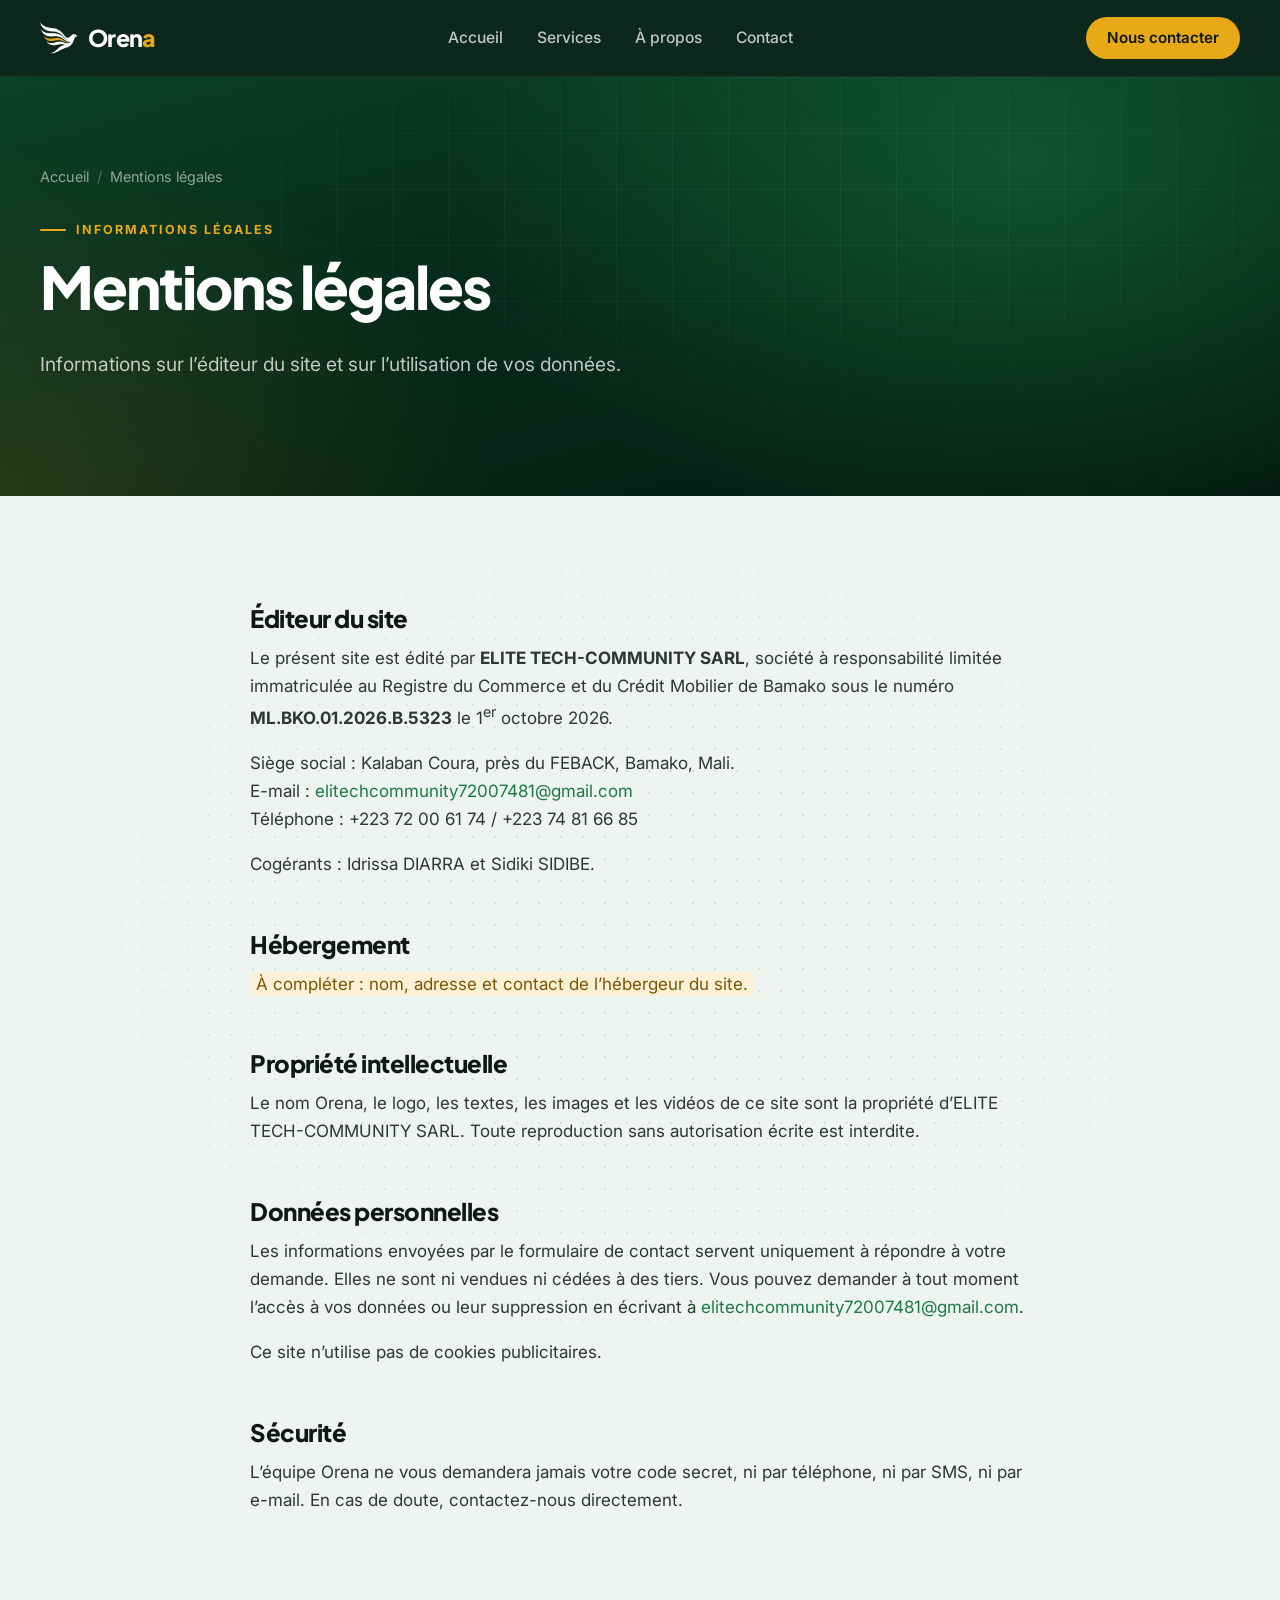
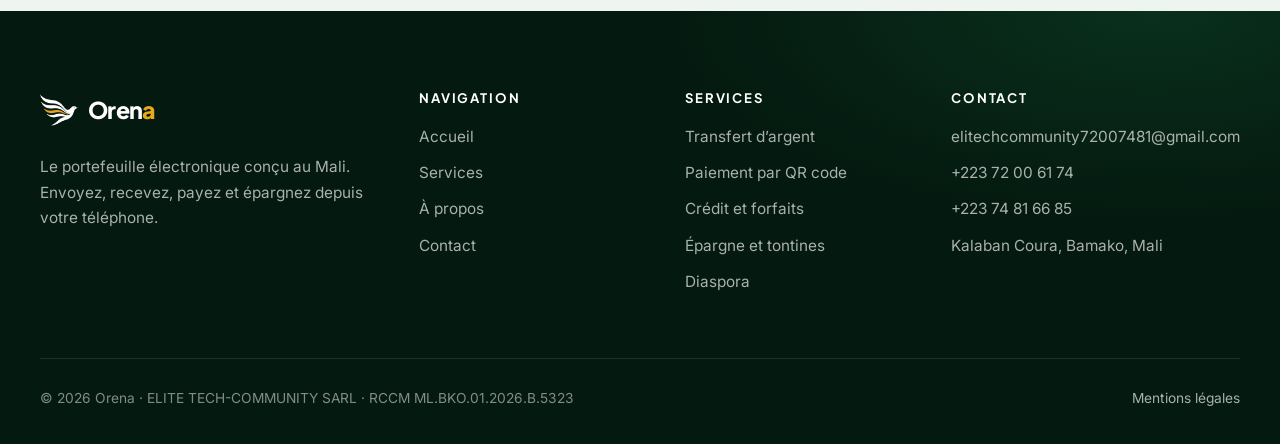
<file: mentions-legales.html>
<!DOCTYPE html>
<html lang="fr">
<head>
  <meta charset="UTF-8">
  <meta name="viewport" content="width=device-width, initial-scale=1">
  <title>Mentions légales — Orena</title>
  <meta name="description" content="Mentions légales du site Orena, édité par ELITE TECH-COMMUNITY SARL.">
  <meta name="theme-color" content="#1A7A46">
  <meta property="og:type" content="website">
  <meta property="og:site_name" content="Orena">
  <meta property="og:title" content="Mentions légales — Orena">
  <meta property="og:description" content="Mentions légales du site Orena, édité par ELITE TECH-COMMUNITY SARL.">
  <meta property="og:image" content="assets/img/partage.jpg">
  <meta property="og:locale" content="fr_FR">
  <link rel="icon" type="image/png" href="assets/img/logo/favicon.png">
  <link rel="apple-touch-icon" href="assets/img/logo/apple-touch-icon.png">
  <link rel="preconnect" href="https://fonts.googleapis.com">
  <link rel="preconnect" href="https://fonts.gstatic.com" crossorigin>
  <link href="https://fonts.googleapis.com/css2?family=Inter:wght@400;500;600;700&family=Plus+Jakarta+Sans:wght@600;700;800&display=swap" rel="stylesheet">
  <link rel="stylesheet" href="assets/css/style.css">
</head>
<body>
<a class="skip" href="#contenu">Aller au contenu</a>
<header class="site-header">
  <div class="container header-inner">
    <a class="logo" href="index.html" aria-label="Orena, accueil"><img src="assets/img/logo/bird_white.png" alt="" width="38" height="38"><span class="logo-txt">Oren<b>a</b></span></a>
    <nav class="nav" id="menu" aria-label="Navigation principale">
      <a href="index.html">Accueil</a><a href="services.html">Services</a><a href="apropos.html">À propos</a><a href="contact.html">Contact</a>
    </nav>
    <div class="header-cta">
      <a class="btn btn-primary" href="contact.html">Nous contacter</a>
      <button class="menu-btn" type="button" aria-controls="menu" aria-expanded="false" aria-label="Ouvrir le menu"><span></span><span></span><span></span></button>
    </div>
  </div>
  <div class="progress" aria-hidden="true"></div>
</header>
<main id="contenu">

<section class="page-hero">
  <div class="container">
    <ol class="breadcrumb"><li><a href="index.html">Accueil</a></li><li aria-current="page">Mentions légales</li></ol>
    <span class="eyebrow">Informations légales</span>
    <h1>Mentions légales</h1>
    <p class="lead">Informations sur l’éditeur du site et sur l’utilisation de vos données.</p>
  </div>
</section>

<section class="section-sm" style="padding-top:56px">
  <div class="container prose">
    <h2>Éditeur du site</h2>
    <p>Le présent site est édité par <strong>ELITE TECH-COMMUNITY SARL</strong>, société à responsabilité limitée immatriculée au Registre du Commerce et du Crédit Mobilier de Bamako sous le numéro <strong>ML.BKO.01.2026.B.5323</strong> le 1<sup>er</sup> octobre 2026.</p>
    <p>Siège social : Kalaban Coura, près du FEBACK, Bamako, Mali.<br>E-mail : <a href="mailto:elitechcommunity72007481@gmail.com">elitechcommunity72007481@gmail.com</a><br>Téléphone : +223 72 00 61 74 / +223 74 81 66 85</p>
    <p>Cogérants : Idrissa DIARRA et Sidiki SIDIBE.</p>
    <h2>Hébergement</h2>
    <p><span class="todo">À compléter : nom, adresse et contact de l’hébergeur du site.</span></p>
    <h2>Propriété intellectuelle</h2>
    <p>Le nom Orena, le logo, les textes, les images et les vidéos de ce site sont la propriété d’ELITE TECH-COMMUNITY SARL. Toute reproduction sans autorisation écrite est interdite.</p>
    <h2>Données personnelles</h2>
    <p>Les informations envoyées par le formulaire de contact servent uniquement à répondre à votre demande. Elles ne sont ni vendues ni cédées à des tiers. Vous pouvez demander à tout moment l’accès à vos données ou leur suppression en écrivant à <a href="mailto:elitechcommunity72007481@gmail.com">elitechcommunity72007481@gmail.com</a>.</p>
    <p>Ce site n’utilise pas de cookies publicitaires.</p>
    <h2>Sécurité</h2>
    <p>L’équipe Orena ne vous demandera jamais votre code secret, ni par téléphone, ni par SMS, ni par e-mail. En cas de doute, contactez-nous directement.</p>
  </div>
</section>
</main>
<footer class="site-footer">
  <div class="container">
    <div class="footer-grid">
      <div class="footer-about">
        <a class="logo" href="index.html"><img src="assets/img/logo/bird_white.png" alt="" width="38" height="38"><span class="logo-txt">Oren<b>a</b></span></a>
        <p>Le portefeuille électronique conçu au Mali. Envoyez, recevez, payez et épargnez depuis votre téléphone.</p>
      </div>
      <div>
        <h4>Navigation</h4>
        <ul><li><a href="index.html">Accueil</a></li><li><a href="services.html">Services</a></li><li><a href="apropos.html">À propos</a></li><li><a href="contact.html">Contact</a></li></ul>
      </div>
      <div>
        <h4>Services</h4>
        <ul>
          <li><a href="services.html#transfert">Transfert d’argent</a></li>
          <li><a href="services.html#qr">Paiement par QR code</a></li>
          <li><a href="services.html#credit">Crédit et forfaits</a></li>
          <li><a href="services.html#epargne">Épargne et tontines</a></li>
          <li><a href="services.html#diaspora">Diaspora</a></li>
        </ul>
      </div>
      <div>
        <h4>Contact</h4>
        <ul>
          <li><a href="mailto:elitechcommunity72007481@gmail.com">elitechcommunity72007481@gmail.com</a></li>
          <li><a href="tel:+22372006174">+223 72 00 61 74</a></li>
          <li><a href="tel:+22374816685">+223 74 81 66 85</a></li>
          <li>Kalaban Coura, Bamako, Mali</li>
        </ul>
      </div>
    </div>
    <div class="footer-bottom">
      <span>© <span data-year>2026</span> Orena · ELITE TECH-COMMUNITY SARL · RCCM ML.BKO.01.2026.B.5323</span>
      <a href="mentions-legales.html">Mentions légales</a>
    </div>
  </div>
</footer>
<button class="to-top" type="button" aria-label="Revenir en haut de la page"><svg viewBox="0 0 24 24" fill="none" stroke="currentColor" stroke-width="2" stroke-linecap="round" stroke-linejoin="round" aria-hidden="true"><path d="M12 19V5M6 11l6-6 6 6"/></svg></button>
<script src="assets/js/main.js"></script>
</body>
</html>
</file>
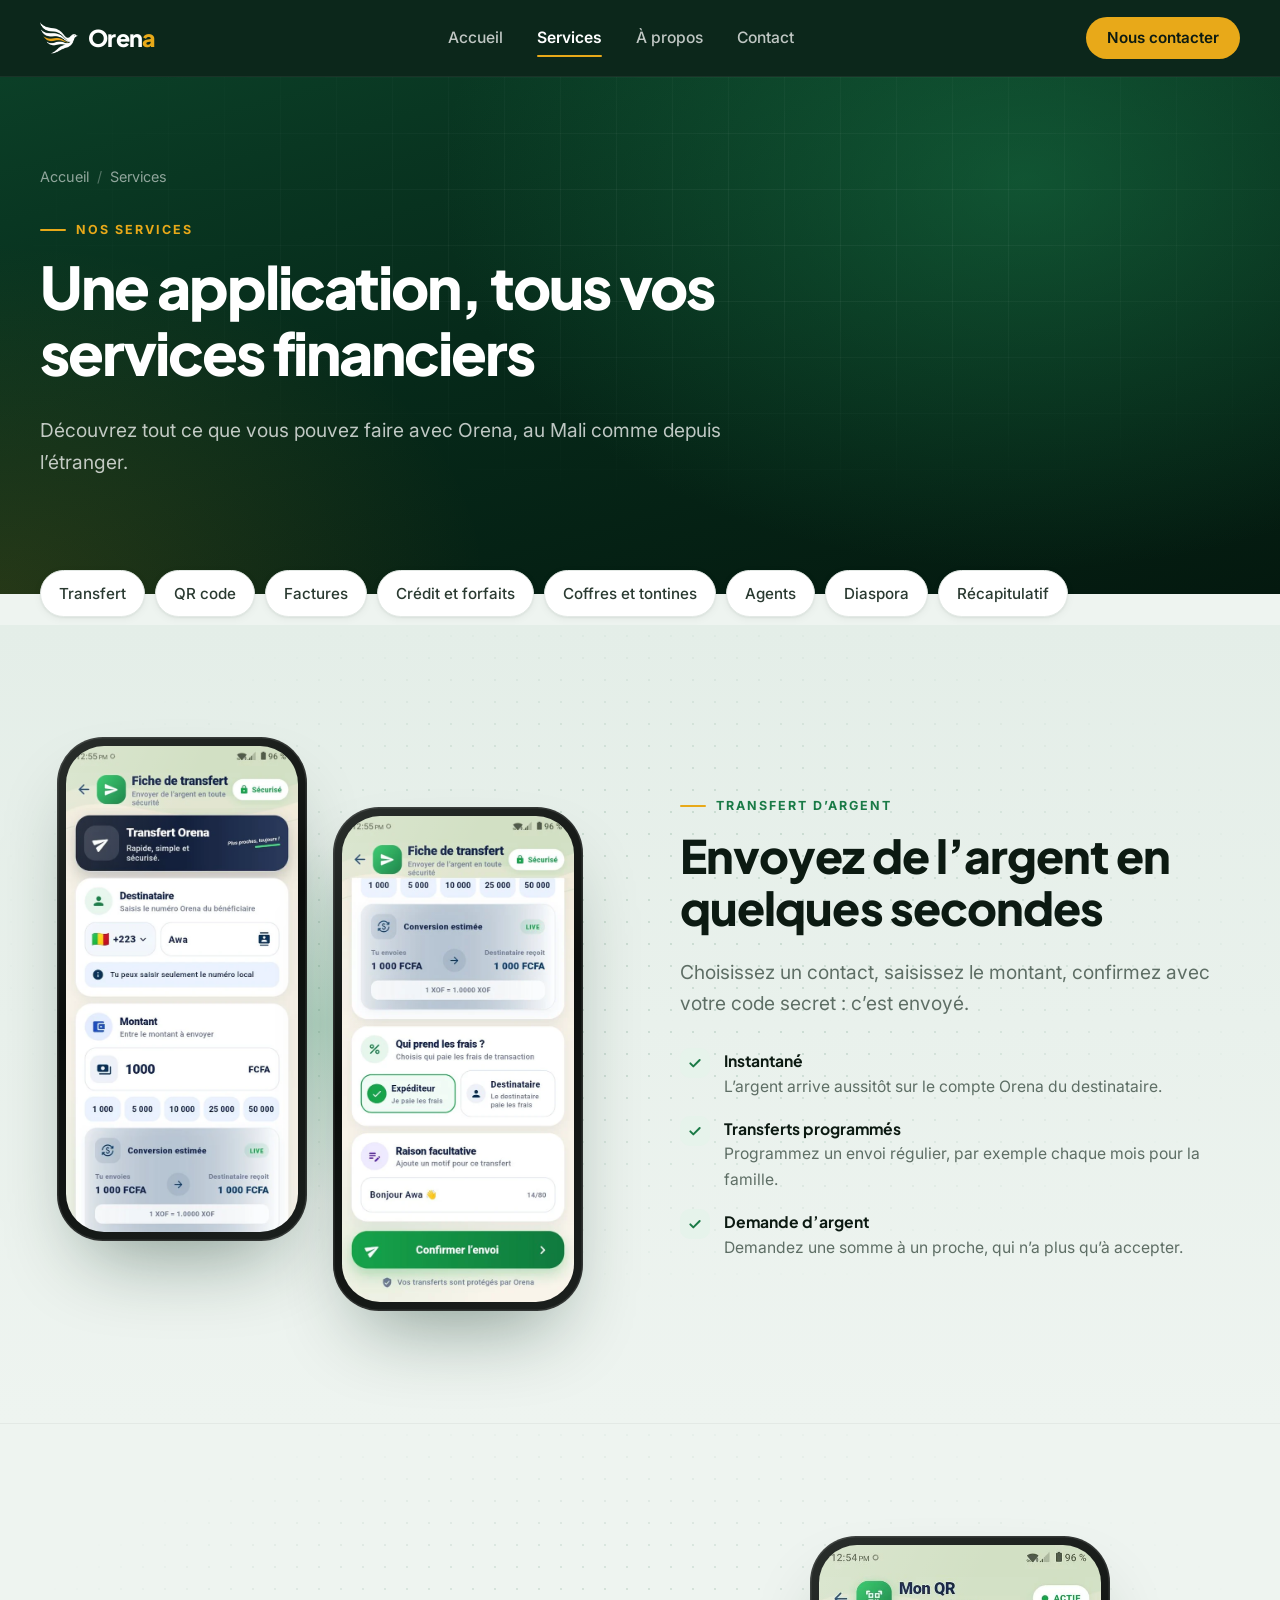
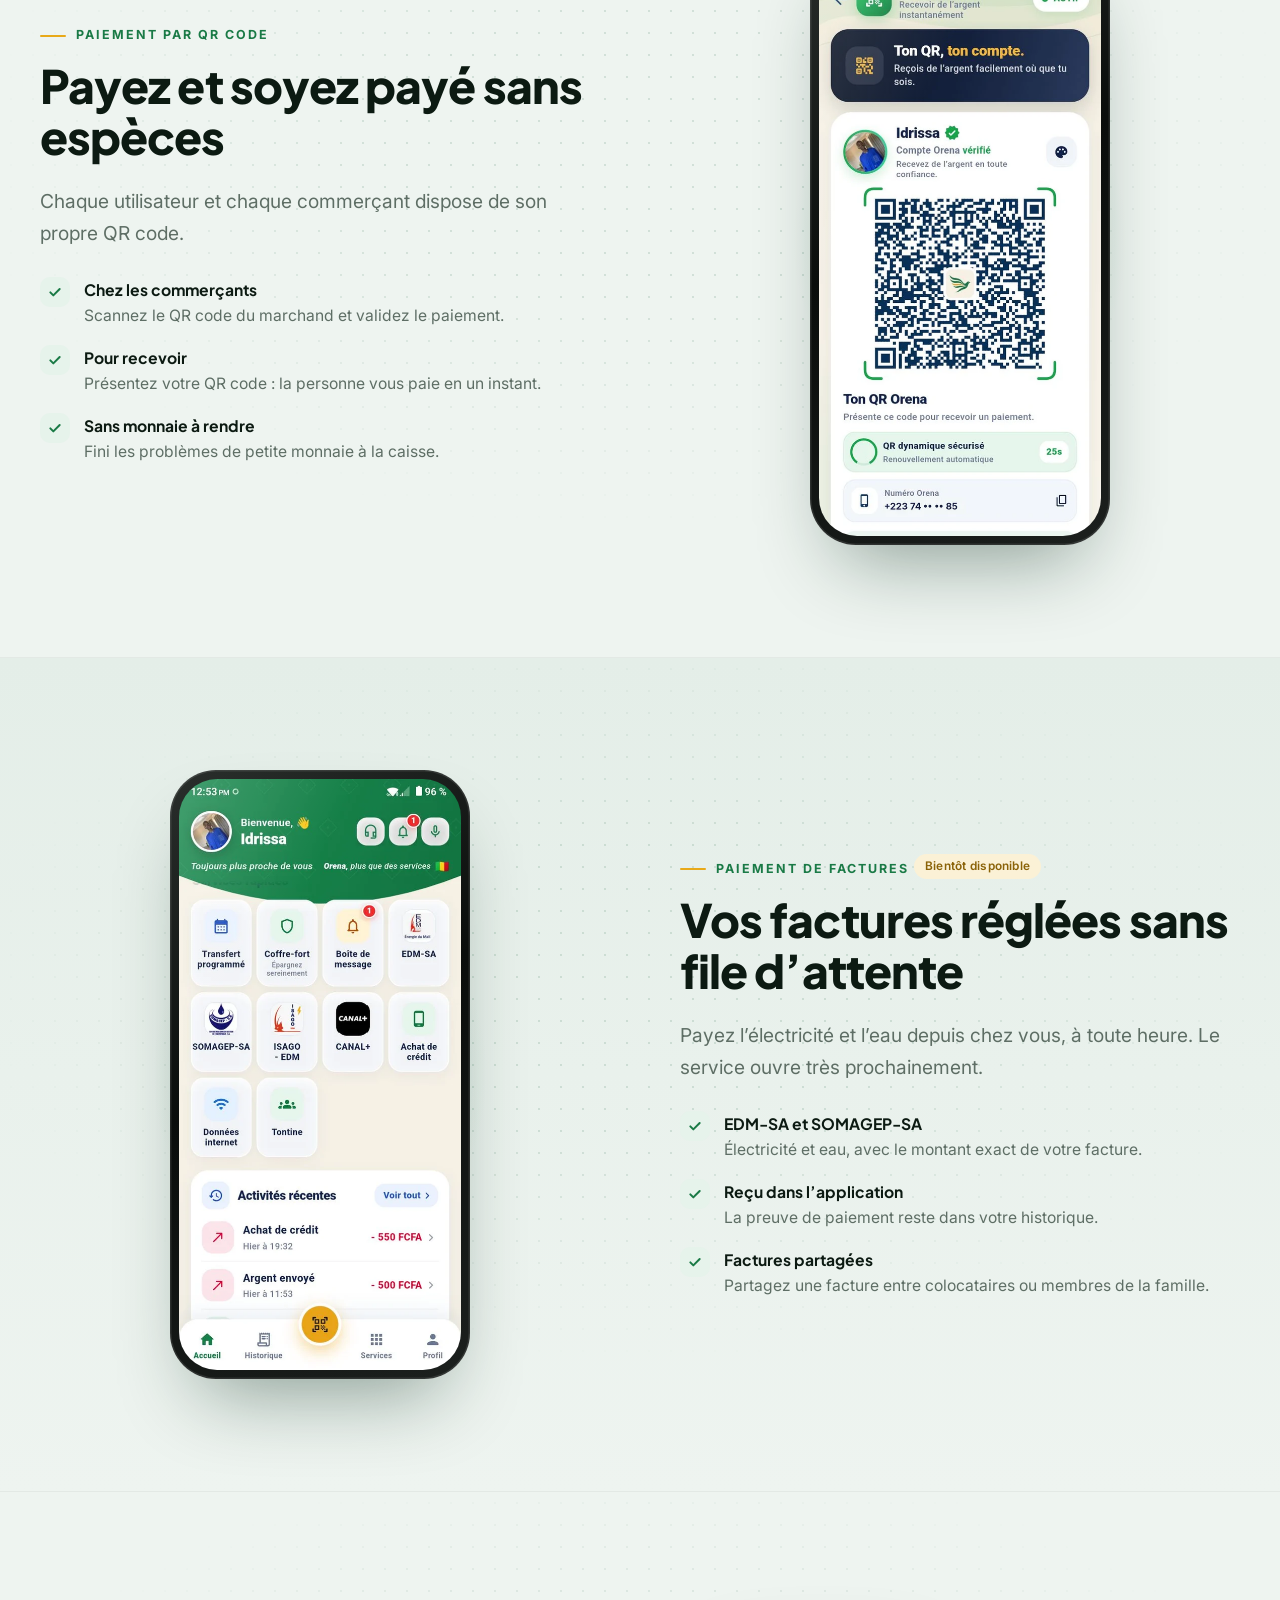
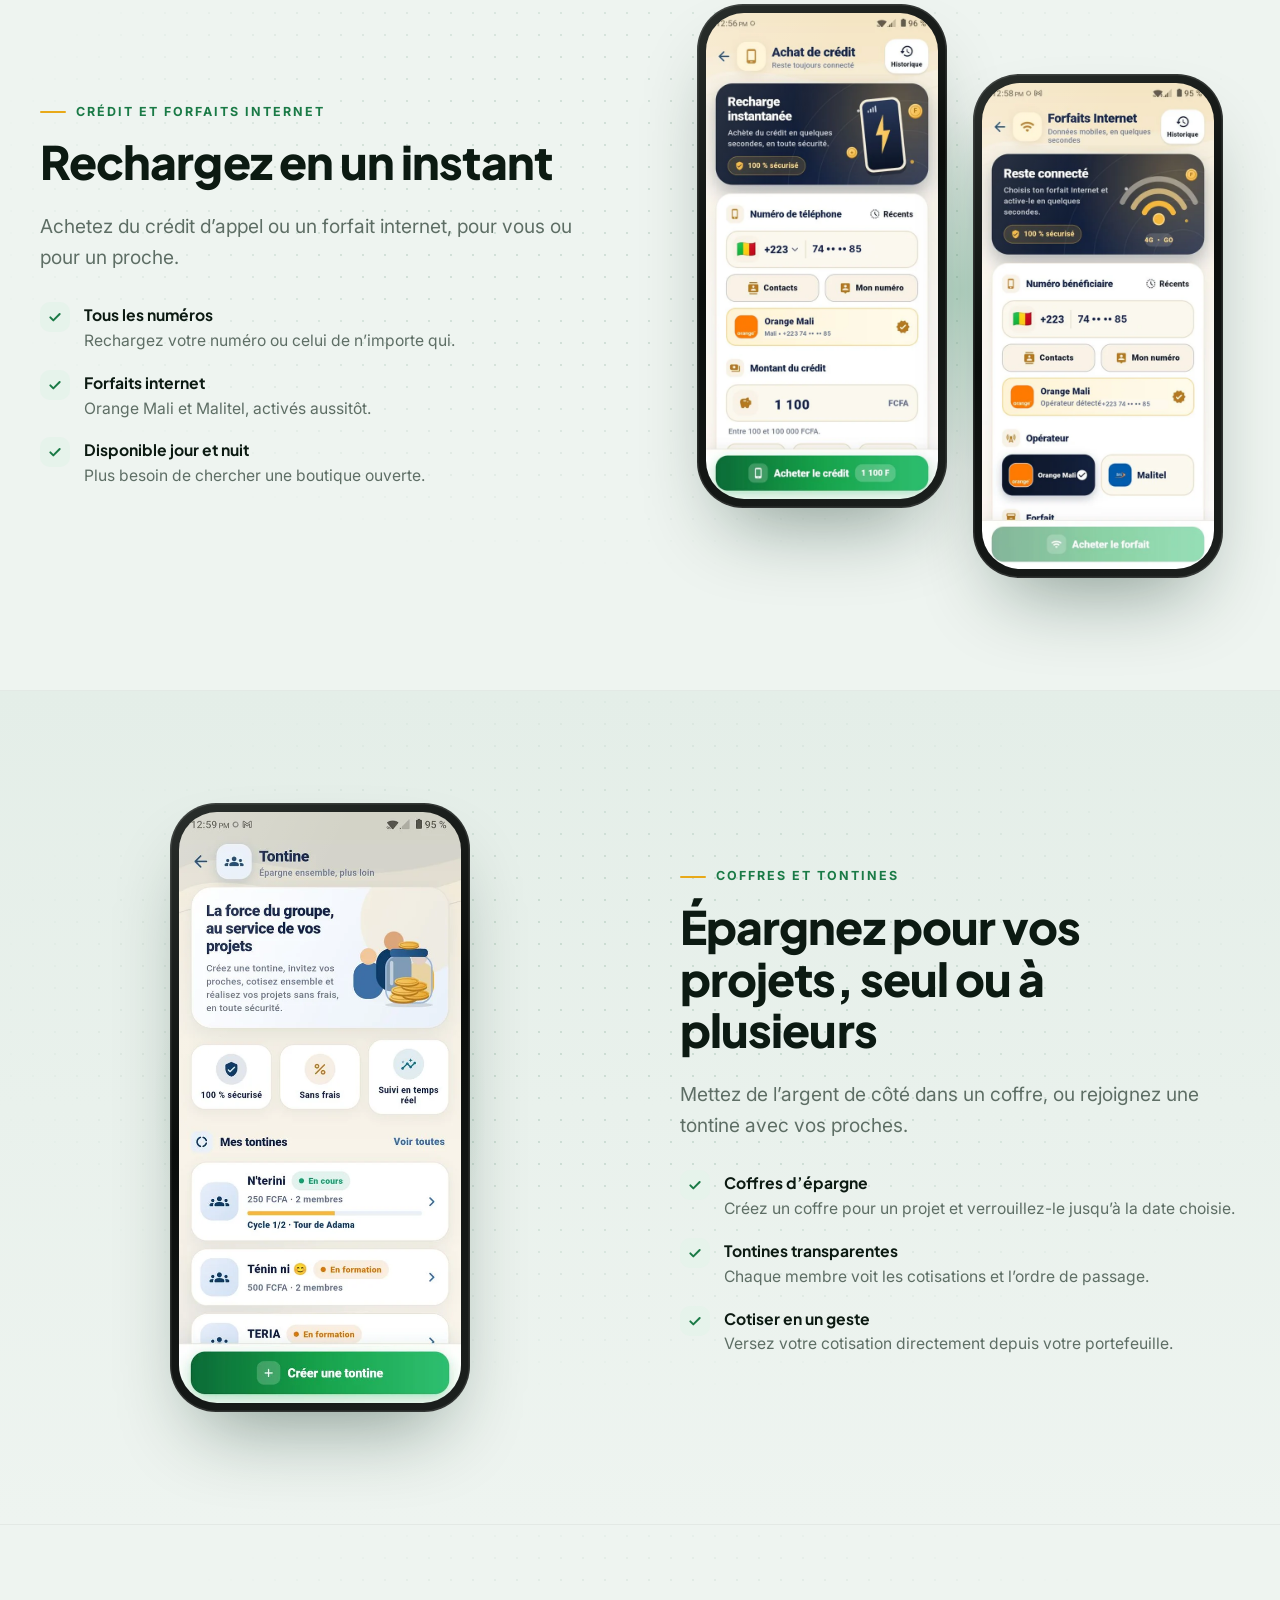
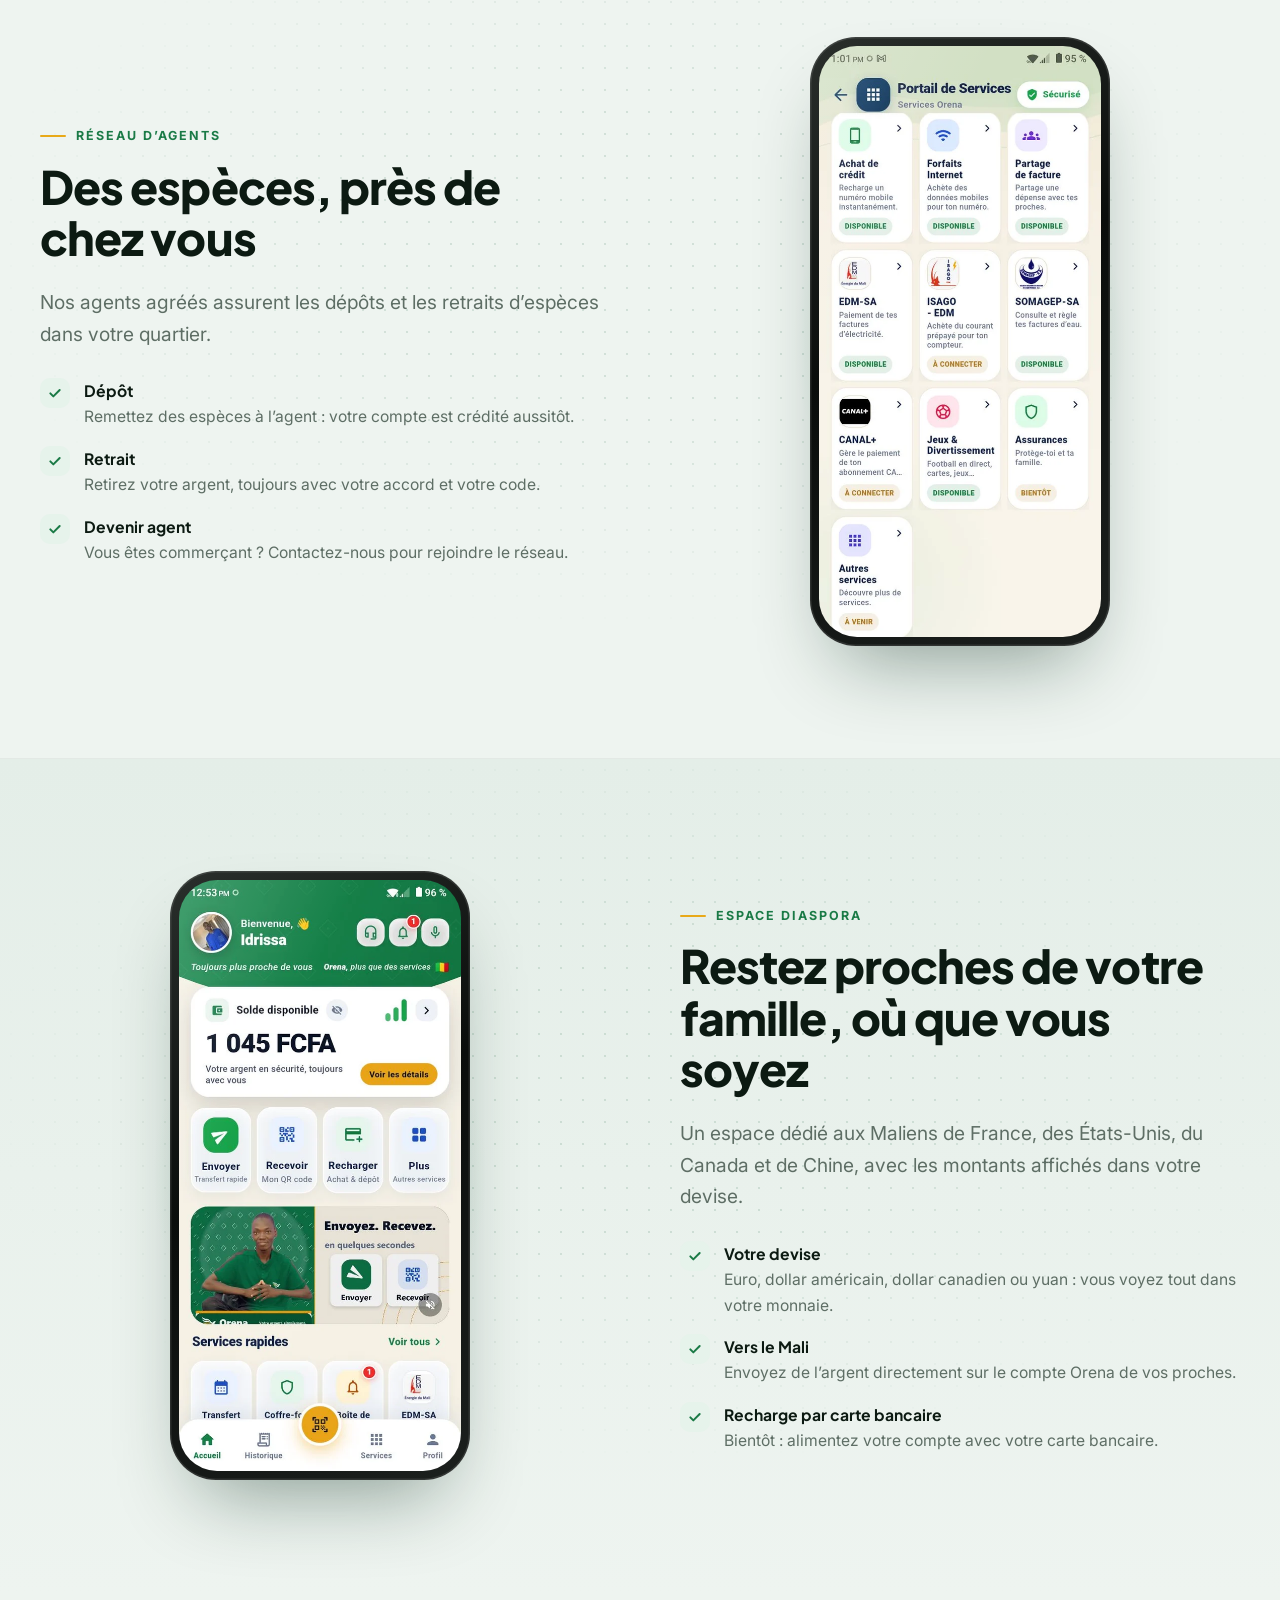
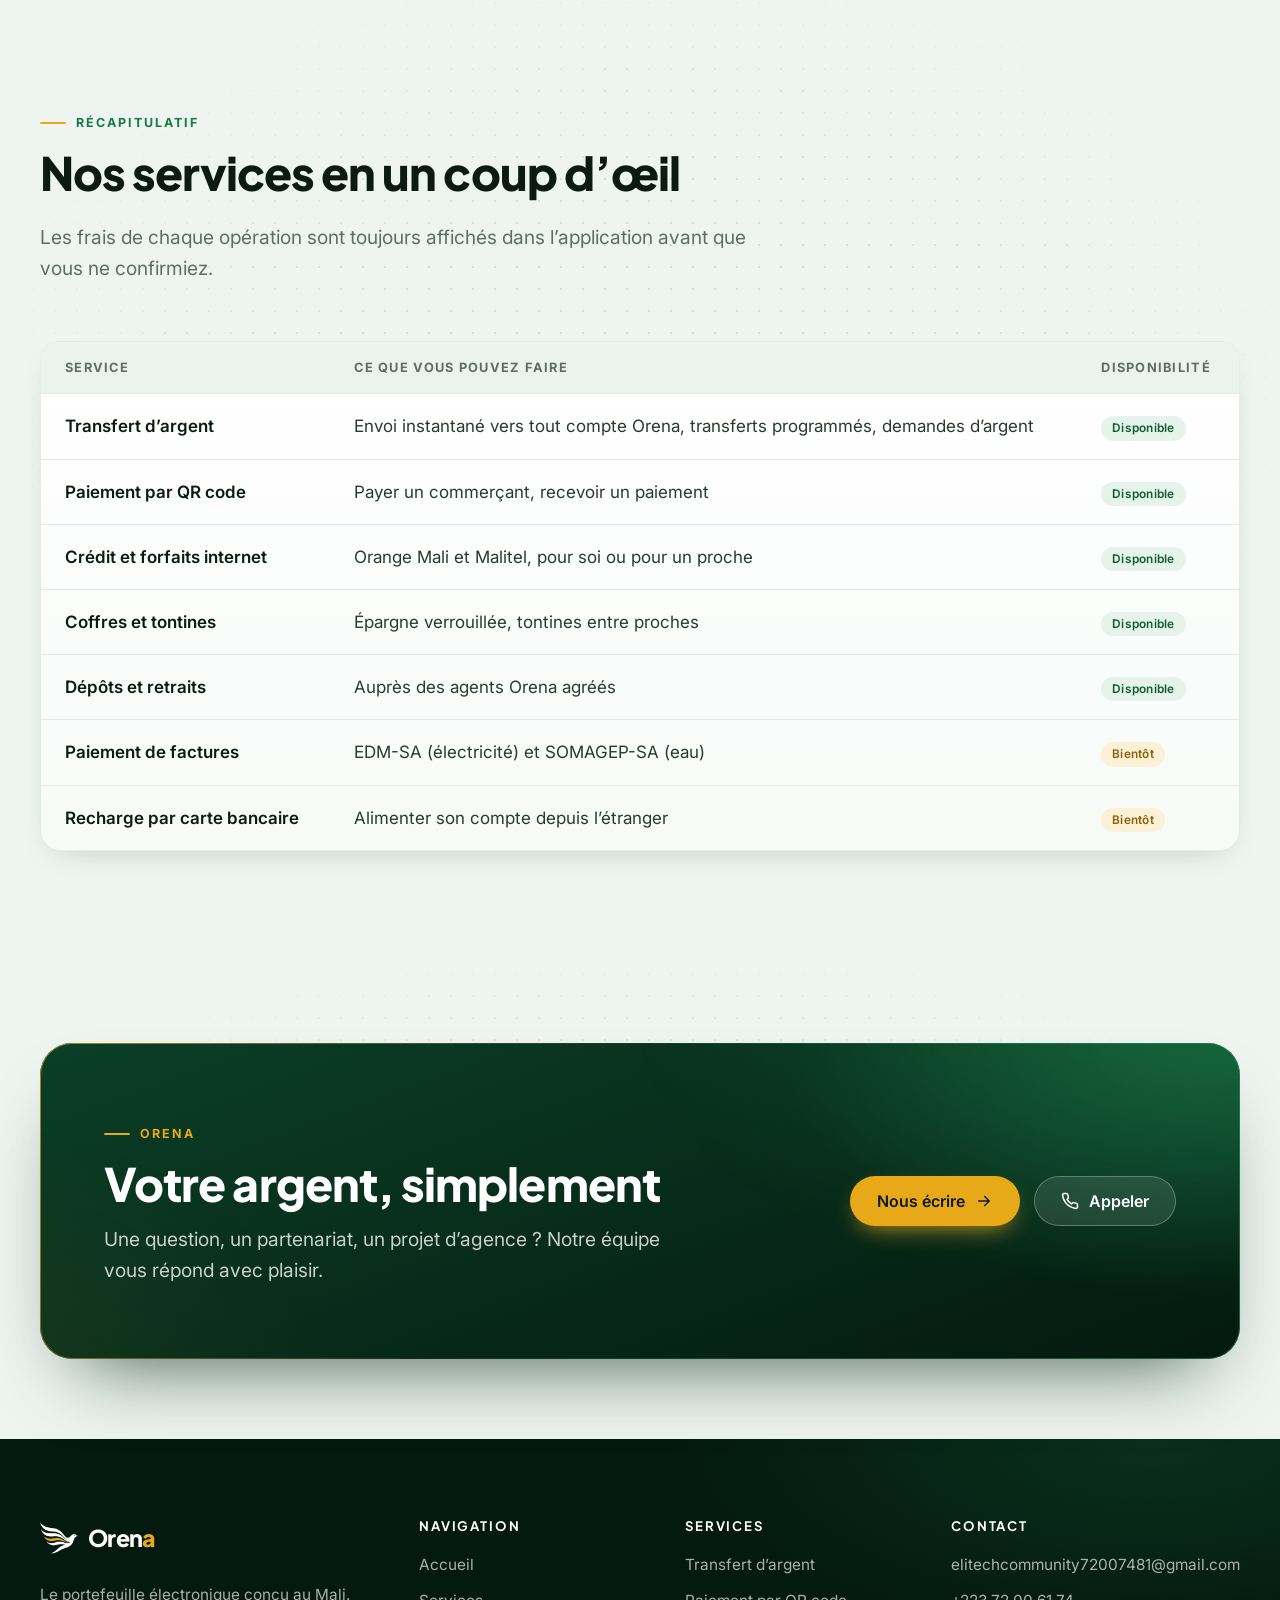
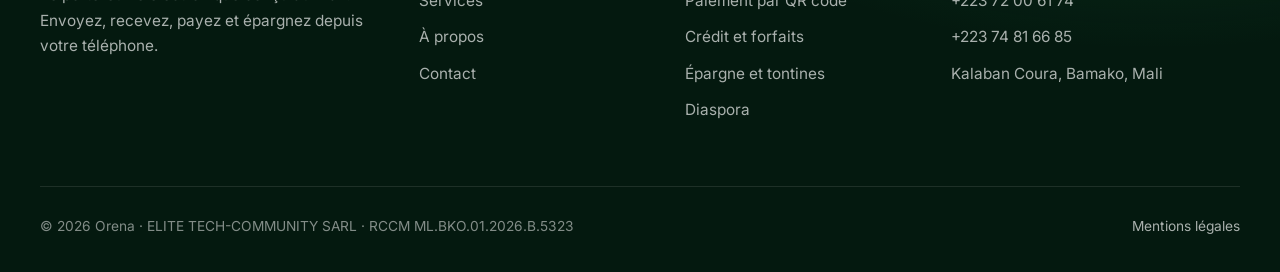
<file: services.html>
<!DOCTYPE html>
<html lang="fr">
<head>
  <meta charset="UTF-8">
  <meta name="viewport" content="width=device-width, initial-scale=1">
  <title>Nos services — Orena</title>
  <meta name="description" content="Transfert d’argent, paiement par QR code, factures, crédit et forfaits internet, coffres, tontines, agents et espace diaspora : tous les services Orena.">
  <meta name="theme-color" content="#1A7A46">
  <meta property="og:type" content="website">
  <meta property="og:site_name" content="Orena">
  <meta property="og:title" content="Nos services — Orena">
  <meta property="og:description" content="Transfert d’argent, paiement par QR code, factures, crédit et forfaits internet, coffres, tontines, agents et espace diaspora : tous les services Orena.">
  <meta property="og:image" content="assets/img/partage.jpg">
  <meta property="og:locale" content="fr_FR">
  <link rel="icon" type="image/png" href="assets/img/logo/favicon.png">
  <link rel="apple-touch-icon" href="assets/img/logo/apple-touch-icon.png">
  <link rel="preconnect" href="https://fonts.googleapis.com">
  <link rel="preconnect" href="https://fonts.gstatic.com" crossorigin>
  <link href="https://fonts.googleapis.com/css2?family=Inter:wght@400;500;600;700&family=Plus+Jakarta+Sans:wght@600;700;800&display=swap" rel="stylesheet">
  <link rel="stylesheet" href="assets/css/style.css">
</head>
<body>
<a class="skip" href="#contenu">Aller au contenu</a>
<header class="site-header">
  <div class="container header-inner">
    <a class="logo" href="index.html" aria-label="Orena, accueil"><img src="assets/img/logo/bird_white.png" alt="" width="38" height="38"><span class="logo-txt">Oren<b>a</b></span></a>
    <nav class="nav" id="menu" aria-label="Navigation principale">
      <a href="index.html">Accueil</a><a href="services.html" aria-current="page">Services</a><a href="apropos.html">À propos</a><a href="contact.html">Contact</a>
    </nav>
    <div class="header-cta">
      <a class="btn btn-primary" href="contact.html">Nous contacter</a>
      <button class="menu-btn" type="button" aria-controls="menu" aria-expanded="false" aria-label="Ouvrir le menu"><span></span><span></span><span></span></button>
    </div>
  </div>
  <div class="progress" aria-hidden="true"></div>
</header>
<main id="contenu">

<section class="page-hero">
  <div class="container">
    <ol class="breadcrumb"><li><a href="index.html">Accueil</a></li><li aria-current="page">Services</li></ol>
    <span class="eyebrow">Nos services</span>
    <h1>Une application, tous vos services financiers</h1>
    <p class="lead">Découvrez tout ce que vous pouvez faire avec Orena, au Mali comme depuis l’étranger.</p>
  </div>
</section>

<div class="container"><nav class="toc" aria-label="Sommaire des services" style="margin:-24px auto 8px">
  <a href="#transfert">Transfert</a><a href="#qr">QR code</a><a href="#factures">Factures</a><a href="#credit">Crédit et forfaits</a><a href="#epargne">Coffres et tontines</a><a href="#agents">Agents</a><a href="#diaspora">Diaspora</a><a href="#tableau">Récapitulatif</a>
</nav></div>

<section class="section service-block bg-white" id="transfert">
  <div class="container split">
    <div class="split-media reveal"><span class="blob"></span><div class="duo"><div class="phone "><img src="assets/img/app/transfert-1.webp" alt="Choix du destinataire d’un transfert Orena" width="560" height="1173" loading="lazy" decoding="async"></div><div class="phone "><img src="assets/img/app/transfert-2.webp" alt="Confirmation d’un transfert Orena" width="560" height="1173" loading="lazy" decoding="async"></div></div></div>
    <div class="reveal d1">
      <span class="eyebrow">Transfert d’argent</span>
      <h2>Envoyez de l’argent en quelques secondes</h2>
      <p class="lead">Choisissez un contact, saisissez le montant, confirmez avec votre code secret : c’est envoyé.</p>
      <ul class="checks"><li><span><strong>Instantané</strong><span>L’argent arrive aussitôt sur le compte Orena du destinataire.</span></span></li><li><span><strong>Transferts programmés</strong><span>Programmez un envoi régulier, par exemple chaque mois pour la famille.</span></span></li><li><span><strong>Demande d’argent</strong><span>Demandez une somme à un proche, qui n’a plus qu’à accepter.</span></span></li></ul>
    </div>
  </div>
</section>
<section class="section service-block" id="qr">
  <div class="container split reverse">
    <div class="split-media reveal"><span class="blob"></span><div class="phone "><img src="assets/img/app/mon-qr.webp" alt="QR code personnel dans l’application Orena" width="560" height="1173" loading="lazy" decoding="async"></div></div>
    <div class="reveal d1">
      <span class="eyebrow">Paiement par QR code</span>
      <h2>Payez et soyez payé sans espèces</h2>
      <p class="lead">Chaque utilisateur et chaque commerçant dispose de son propre QR code.</p>
      <ul class="checks"><li><span><strong>Chez les commerçants</strong><span>Scannez le QR code du marchand et validez le paiement.</span></span></li><li><span><strong>Pour recevoir</strong><span>Présentez votre QR code : la personne vous paie en un instant.</span></span></li><li><span><strong>Sans monnaie à rendre</strong><span>Fini les problèmes de petite monnaie à la caisse.</span></span></li></ul>
    </div>
  </div>
</section>
<section class="section service-block bg-white" id="factures">
  <div class="container split">
    <div class="split-media reveal"><span class="blob"></span><div class="phone "><img src="assets/img/app/services-rapides.webp" alt="Services rapides de l’application Orena" width="560" height="1173" loading="lazy" decoding="async"></div></div>
    <div class="reveal d1">
      <span class="eyebrow">Paiement de factures</span> <span class="badge badge-soon">Bientôt disponible</span>
      <h2>Vos factures réglées sans file d’attente</h2>
      <p class="lead">Payez l’électricité et l’eau depuis chez vous, à toute heure. Le service ouvre très prochainement.</p>
      <ul class="checks"><li><span><strong>EDM-SA et SOMAGEP-SA</strong><span>Électricité et eau, avec le montant exact de votre facture.</span></span></li><li><span><strong>Reçu dans l’application</strong><span>La preuve de paiement reste dans votre historique.</span></span></li><li><span><strong>Factures partagées</strong><span>Partagez une facture entre colocataires ou membres de la famille.</span></span></li></ul>
    </div>
  </div>
</section>
<section class="section service-block" id="credit">
  <div class="container split reverse">
    <div class="split-media reveal"><span class="blob"></span><div class="duo"><div class="phone "><img src="assets/img/app/achat-credit.webp" alt="Achat de crédit dans Orena" width="560" height="1173" loading="lazy" decoding="async"></div><div class="phone "><img src="assets/img/app/forfaits-internet.webp" alt="Forfaits internet dans Orena" width="560" height="1173" loading="lazy" decoding="async"></div></div></div>
    <div class="reveal d1">
      <span class="eyebrow">Crédit et forfaits internet</span>
      <h2>Rechargez en un instant</h2>
      <p class="lead">Achetez du crédit d’appel ou un forfait internet, pour vous ou pour un proche.</p>
      <ul class="checks"><li><span><strong>Tous les numéros</strong><span>Rechargez votre numéro ou celui de n’importe qui.</span></span></li><li><span><strong>Forfaits internet</strong><span>Orange Mali et Malitel, activés aussitôt.</span></span></li><li><span><strong>Disponible jour et nuit</strong><span>Plus besoin de chercher une boutique ouverte.</span></span></li></ul>
    </div>
  </div>
</section>
<section class="section service-block bg-white" id="epargne">
  <div class="container split">
    <div class="split-media reveal"><span class="blob"></span><div class="phone "><img src="assets/img/app/tontine.webp" alt="Écran des tontines dans Orena" width="560" height="1173" loading="lazy" decoding="async"></div></div>
    <div class="reveal d1">
      <span class="eyebrow">Coffres et tontines</span>
      <h2>Épargnez pour vos projets, seul ou à plusieurs</h2>
      <p class="lead">Mettez de l’argent de côté dans un coffre, ou rejoignez une tontine avec vos proches.</p>
      <ul class="checks"><li><span><strong>Coffres d’épargne</strong><span>Créez un coffre pour un projet et verrouillez-le jusqu’à la date choisie.</span></span></li><li><span><strong>Tontines transparentes</strong><span>Chaque membre voit les cotisations et l’ordre de passage.</span></span></li><li><span><strong>Cotiser en un geste</strong><span>Versez votre cotisation directement depuis votre portefeuille.</span></span></li></ul>
    </div>
  </div>
</section>
<section class="section service-block" id="agents">
  <div class="container split reverse">
    <div class="split-media reveal"><span class="blob"></span><div class="phone "><img src="assets/img/app/portail-services.webp" alt="Portail des services Orena" width="560" height="1173" loading="lazy" decoding="async"></div></div>
    <div class="reveal d1">
      <span class="eyebrow">Réseau d’agents</span>
      <h2>Des espèces, près de chez vous</h2>
      <p class="lead">Nos agents agréés assurent les dépôts et les retraits d’espèces dans votre quartier.</p>
      <ul class="checks"><li><span><strong>Dépôt</strong><span>Remettez des espèces à l’agent : votre compte est crédité aussitôt.</span></span></li><li><span><strong>Retrait</strong><span>Retirez votre argent, toujours avec votre accord et votre code.</span></span></li><li><span><strong>Devenir agent</strong><span>Vous êtes commerçant ? Contactez-nous pour rejoindre le réseau.</span></span></li></ul>
    </div>
  </div>
</section>
<section class="section service-block bg-white" id="diaspora">
  <div class="container split">
    <div class="split-media reveal"><span class="blob"></span><div class="phone "><img src="assets/img/app/accueil.webp" alt="Accueil de l’application Orena" width="560" height="1173" loading="lazy" decoding="async"></div></div>
    <div class="reveal d1">
      <span class="eyebrow">Espace diaspora</span>
      <h2>Restez proches de votre famille, où que vous soyez</h2>
      <p class="lead">Un espace dédié aux Maliens de France, des États-Unis, du Canada et de Chine, avec les montants affichés dans votre devise.</p>
      <ul class="checks"><li><span><strong>Votre devise</strong><span>Euro, dollar américain, dollar canadien ou yuan : vous voyez tout dans votre monnaie.</span></span></li><li><span><strong>Vers le Mali</strong><span>Envoyez de l’argent directement sur le compte Orena de vos proches.</span></span></li><li><span><strong>Recharge par carte bancaire</strong><span>Bientôt : alimentez votre compte avec votre carte bancaire.</span></span></li></ul>
    </div>
  </div>
</section>
<section class="section" id="tableau">
  <div class="container">
    <div class="section-head reveal">
      <span class="eyebrow">Récapitulatif</span>
      <h2>Nos services en un coup d’œil</h2>
      <p class="lead">Les frais de chaque opération sont toujours affichés dans l’application avant que vous ne confirmiez.</p>
    </div>
    <div class="table-wrap reveal">
      <table>
        <thead><tr><th scope="col">Service</th><th scope="col">Ce que vous pouvez faire</th><th scope="col">Disponibilité</th></tr></thead>
        <tbody>
          <tr><td>Transfert d’argent</td><td>Envoi instantané vers tout compte Orena, transferts programmés, demandes d’argent</td><td><span class="badge">Disponible</span></td></tr>
          <tr><td>Paiement par QR code</td><td>Payer un commerçant, recevoir un paiement</td><td><span class="badge">Disponible</span></td></tr>
          <tr><td>Crédit et forfaits internet</td><td>Orange Mali et Malitel, pour soi ou pour un proche</td><td><span class="badge">Disponible</span></td></tr>
          <tr><td>Coffres et tontines</td><td>Épargne verrouillée, tontines entre proches</td><td><span class="badge">Disponible</span></td></tr>
          <tr><td>Dépôts et retraits</td><td>Auprès des agents Orena agréés</td><td><span class="badge">Disponible</span></td></tr>
          <tr><td>Paiement de factures</td><td>EDM-SA (électricité) et SOMAGEP-SA (eau)</td><td><span class="badge badge-soon">Bientôt</span></td></tr>
          <tr><td>Recharge par carte bancaire</td><td>Alimenter son compte depuis l’étranger</td><td><span class="badge badge-soon">Bientôt</span></td></tr>
        </tbody>
      </table>
    </div>
  </div>
</section>

<section class="section-sm">
  <div class="container">
    <div class="cta on-dark reveal">
      <div>
        <span class="eyebrow">Orena</span>
        <h2>Votre argent, simplement</h2>
        <p class="lead">Une question, un partenariat, un projet d’agence ? Notre équipe vous répond avec plaisir.</p>
      </div>
      <div class="cta-actions">
        <a class="btn btn-gold" href="contact.html">Nous écrire <svg viewBox="0 0 24 24" fill="none" stroke="currentColor" stroke-width="2" stroke-linecap="round" stroke-linejoin="round" aria-hidden="true"><path d="M5 12h14M13 6l6 6-6 6"/></svg></a>
        <a class="btn btn-light" href="tel:+22372006174"><svg viewBox="0 0 24 24" fill="none" stroke="currentColor" stroke-width="2" stroke-linecap="round" stroke-linejoin="round" aria-hidden="true"><path d="M22 16.9v3a2 2 0 0 1-2.2 2 19.8 19.8 0 0 1-8.6-3.1 19.5 19.5 0 0 1-6-6A19.8 19.8 0 0 1 2.1 4.2 2 2 0 0 1 4.1 2h3a2 2 0 0 1 2 1.7c.1 1 .4 1.9.7 2.8a2 2 0 0 1-.5 2.1L8 9.9a16 16 0 0 0 6 6l1.3-1.3a2 2 0 0 1 2.1-.4c.9.3 1.8.6 2.8.7a2 2 0 0 1 1.7 2z"/></svg> Appeler</a>
      </div>
    </div>
  </div>
</section>
</main>
<footer class="site-footer">
  <div class="container">
    <div class="footer-grid">
      <div class="footer-about">
        <a class="logo" href="index.html"><img src="assets/img/logo/bird_white.png" alt="" width="38" height="38"><span class="logo-txt">Oren<b>a</b></span></a>
        <p>Le portefeuille électronique conçu au Mali. Envoyez, recevez, payez et épargnez depuis votre téléphone.</p>
      </div>
      <div>
        <h4>Navigation</h4>
        <ul><li><a href="index.html">Accueil</a></li><li><a href="services.html">Services</a></li><li><a href="apropos.html">À propos</a></li><li><a href="contact.html">Contact</a></li></ul>
      </div>
      <div>
        <h4>Services</h4>
        <ul>
          <li><a href="services.html#transfert">Transfert d’argent</a></li>
          <li><a href="services.html#qr">Paiement par QR code</a></li>
          <li><a href="services.html#credit">Crédit et forfaits</a></li>
          <li><a href="services.html#epargne">Épargne et tontines</a></li>
          <li><a href="services.html#diaspora">Diaspora</a></li>
        </ul>
      </div>
      <div>
        <h4>Contact</h4>
        <ul>
          <li><a href="mailto:elitechcommunity72007481@gmail.com">elitechcommunity72007481@gmail.com</a></li>
          <li><a href="tel:+22372006174">+223 72 00 61 74</a></li>
          <li><a href="tel:+22374816685">+223 74 81 66 85</a></li>
          <li>Kalaban Coura, Bamako, Mali</li>
        </ul>
      </div>
    </div>
    <div class="footer-bottom">
      <span>© <span data-year>2026</span> Orena · ELITE TECH-COMMUNITY SARL · RCCM ML.BKO.01.2026.B.5323</span>
      <a href="mentions-legales.html">Mentions légales</a>
    </div>
  </div>
</footer>
<button class="to-top" type="button" aria-label="Revenir en haut de la page"><svg viewBox="0 0 24 24" fill="none" stroke="currentColor" stroke-width="2" stroke-linecap="round" stroke-linejoin="round" aria-hidden="true"><path d="M12 19V5M6 11l6-6 6 6"/></svg></button>
<script src="assets/js/main.js"></script>
</body>
</html>
</file>
<file: assets/css/style.css>
/* ==========================================================================
   Orena — site vitrine officiel
   Feuille de style unique. Les couleurs et tailles sont réglées en haut (:root).
   ========================================================================== */

:root {
  --g950: #04190F;
  --g900: #062A1A;
  --g800: #0B3F27;
  --g700: #115C37;
  --g600: #1A7A46;
  --g500: #22985A;
  --g100: #E6F3EB;
  --g50:  #F2F9F4;
  --gold: #E8A919;
  --gold-soft: #FBF1D6;
  --ink: #0C1A12;
  --text: #2A3A31;
  --muted: #5E6E65;
  --line: #E3E9E5;
  --bg: #FBFAF6;
  --white: #FFFFFF;

  --radius-s: 12px;
  --radius: 20px;
  --radius-l: 32px;
  --shadow-s: 0 1px 2px rgba(6, 42, 26, .06), 0 2px 8px rgba(6, 42, 26, .05);
  --shadow: 0 10px 30px -12px rgba(6, 42, 26, .22), 0 2px 6px rgba(6, 42, 26, .05);
  --shadow-l: 0 40px 80px -30px rgba(6, 42, 26, .45);

  --container: 1200px;
  --font: "Inter", system-ui, -apple-system, "Segoe UI", Roboto, sans-serif;
  --font-title: "Plus Jakarta Sans", "Inter", system-ui, sans-serif;
  --ease: cubic-bezier(.2, .7, .2, 1);
}

/* ---------- Base ---------- */
*, *::before, *::after { box-sizing: border-box; }
html { scroll-behavior: smooth; -webkit-text-size-adjust: 100%; }
body {
  margin: 0;
  font-family: var(--font);
  font-size: 17px;
  line-height: 1.65;
  color: var(--text);
  background: var(--bg);
  -webkit-font-smoothing: antialiased;
  text-rendering: optimizeLegibility;
}
img, video { display: block; max-width: 100%; height: auto; }
a { color: var(--g600); text-decoration: none; }
a:hover { color: var(--g700); }
h1, h2, h3, h4 { font-family: var(--font-title); color: var(--ink); line-height: 1.12; margin: 0 0 .5em; letter-spacing: -.02em; }
h1 { font-size: clamp(2.5rem, 5.6vw, 4.6rem); font-weight: 800; letter-spacing: -.035em; }
h2 { font-size: clamp(2rem, 3.6vw, 3rem); font-weight: 800; }
h3 { font-size: 1.3rem; font-weight: 700; }
p { margin: 0 0 1em; }
:focus-visible { outline: 3px solid var(--gold); outline-offset: 3px; border-radius: 6px; }
::selection { background: var(--gold-soft); color: var(--ink); }

.container { width: min(var(--container), 100% - 40px); margin-inline: auto; }
.sr-only { position: absolute; width: 1px; height: 1px; overflow: hidden; clip: rect(0 0 0 0); white-space: nowrap; }
.skip { position: absolute; left: 16px; top: -60px; z-index: 100; background: var(--ink); color: #fff; padding: 10px 16px; border-radius: 10px; }
.skip:focus { top: 16px; color: #fff; }

/* ---------- Boutons et petits éléments ---------- */
.btn {
  display: inline-flex; align-items: center; justify-content: center; gap: 10px;
  padding: 15px 26px; border-radius: 999px; border: 1.5px solid transparent;
  font: 600 1rem/1 var(--font); cursor: pointer; white-space: nowrap;
  transition: transform .25s var(--ease), box-shadow .25s var(--ease), background-color .25s, color .25s, border-color .25s;
}
.btn svg { width: 18px; height: 18px; transition: transform .25s var(--ease); }
.btn:hover svg { transform: translateX(3px); }
.btn-primary { background: var(--g600); color: #fff; box-shadow: 0 10px 24px -10px rgba(26, 122, 70, .8); }
.btn-primary:hover { background: var(--g700); color: #fff; transform: translateY(-2px); }
.btn-gold { background: var(--gold); color: var(--ink); box-shadow: 0 10px 24px -10px rgba(232, 169, 25, .9); }
.btn-gold:hover { background: #f2b828; color: var(--ink); transform: translateY(-2px); }
.btn-ghost { background: transparent; color: var(--ink); border-color: var(--line); }
.btn-ghost:hover { border-color: var(--ink); color: var(--ink); }
.btn-light { background: rgba(255, 255, 255, .1); color: #fff; border-color: rgba(255, 255, 255, .28); }
.btn-light:hover { background: rgba(255, 255, 255, .18); color: #fff; }

.eyebrow {
  display: inline-flex; align-items: center; gap: 10px;
  font: 700 .78rem/1 var(--font); letter-spacing: .16em; text-transform: uppercase; color: var(--g600);
  margin-bottom: 18px;
}
.eyebrow::before { content: ""; width: 26px; height: 2px; border-radius: 2px; background: var(--gold); }
.on-dark .eyebrow { color: var(--gold); }

.badge {
  display: inline-flex; align-items: center; gap: 6px;
  padding: 5px 11px; border-radius: 999px;
  font: 600 .74rem/1.2 var(--font); letter-spacing: .02em;
  background: var(--g100); color: var(--g700);
}
.badge-soon { background: var(--gold-soft); color: #8A6208; }

.lead { font-size: clamp(1.08rem, 1.5vw, 1.24rem); color: var(--muted); max-width: 60ch; }
.on-dark .lead { color: rgba(255, 255, 255, .78); }

/* ---------- En-tête ---------- */
.site-header {
  position: sticky; top: 0; z-index: 50;
  background: rgba(251, 250, 246, .78);
  backdrop-filter: saturate(160%) blur(16px); -webkit-backdrop-filter: saturate(160%) blur(16px);
  border-bottom: 1px solid transparent;
  transition: border-color .3s, background-color .3s;
}
.site-header.scrolled { border-bottom-color: var(--line); background: rgba(251, 250, 246, .92); }
.header-inner { display: flex; align-items: center; justify-content: space-between; height: 76px; gap: 24px; }
.logo { display: inline-flex; align-items: center; gap: 10px; color: var(--ink); font: 800 1.45rem/1 var(--font-title); letter-spacing: -.03em; }
.logo:hover { color: var(--ink); }
.logo img { width: 38px; height: 38px; }
.logo b { color: var(--g600); font-weight: inherit; }
.nav { display: flex; align-items: center; gap: 6px; }
.nav a { position: relative; padding: 10px 14px; border-radius: 999px; color: var(--text); font-weight: 500; font-size: .98rem; transition: background-color .2s, color .2s; }
.nav a:hover { background: var(--g50); color: var(--ink); }
.nav a[aria-current="page"] { color: var(--ink); font-weight: 600; }
.nav a[aria-current="page"]::after { content: ""; position: absolute; left: 14px; right: 14px; bottom: 4px; height: 2px; border-radius: 2px; background: var(--gold); }
.header-cta { display: flex; align-items: center; gap: 12px; }
.header-cta .btn { padding: 12px 20px; font-size: .95rem; }
.menu-btn { display: none; width: 46px; height: 46px; border-radius: 14px; border: 1px solid var(--line); background: #fff; cursor: pointer; padding: 0; }
.menu-btn span { display: block; width: 20px; height: 2px; margin: 4px auto; background: var(--ink); border-radius: 2px; transition: transform .3s var(--ease), opacity .2s; }
.menu-open .menu-btn span:nth-child(1) { transform: translateY(6px) rotate(45deg); }
.menu-open .menu-btn span:nth-child(2) { opacity: 0; }
.menu-open .menu-btn span:nth-child(3) { transform: translateY(-6px) rotate(-45deg); }

/* ---------- Héros (accueil) ---------- */
.hero { position: relative; overflow: hidden; padding: 72px 0 96px; }
.hero::before {
  content: ""; position: absolute; inset: -20% -10% auto auto; width: 900px; height: 900px; border-radius: 50%;
  background: radial-gradient(closest-side, rgba(34, 152, 90, .16), transparent 70%); z-index: -1;
}
.hero::after {
  content: ""; position: absolute; left: -200px; bottom: -300px; width: 700px; height: 700px; border-radius: 50%;
  background: radial-gradient(closest-side, rgba(232, 169, 25, .14), transparent 70%); z-index: -1;
}
.hero-grid { display: grid; grid-template-columns: 1.05fr .95fr; align-items: center; gap: 48px; }
.hero h1 .accent { color: var(--g600); position: relative; white-space: nowrap; }
.hero h1 .accent::after {
  content: ""; position: absolute; left: 0; right: 0; bottom: .06em; height: .14em; border-radius: 1em;
  background: var(--gold); opacity: .55; z-index: -1;
}
.hero .lead { margin: 22px 0 34px; }
.hero-actions { display: flex; flex-wrap: wrap; gap: 14px; }
.hero-trust { display: flex; flex-wrap: wrap; gap: 10px 26px; margin-top: 40px; padding: 0; list-style: none; color: var(--muted); font-size: .95rem; }
.hero-trust li { display: inline-flex; align-items: center; gap: 9px; }
.hero-trust svg { width: 20px; height: 20px; color: var(--g600); flex: none; }

.stores { display: flex; flex-wrap: wrap; gap: 12px; margin-top: 28px; }
.store {
  display: inline-flex; align-items: center; gap: 12px; padding: 10px 18px 10px 14px; border-radius: 14px;
  background: var(--ink); color: #fff; line-height: 1.15;
}
.store svg { width: 24px; height: 24px; }
.store small { display: block; font-size: .7rem; opacity: .7; letter-spacing: .02em; }
.store strong { font: 700 1rem var(--font-title); }

/* Téléphones */
.hero-visual { position: relative; height: 640px; }
.phone {
  position: absolute; width: 270px; padding: 9px; border-radius: 46px;
  background: linear-gradient(150deg, #2a2f2c, #0a0d0b 45%, #1c201e);
  box-shadow: var(--shadow-l), inset 0 0 0 1.5px rgba(255, 255, 255, .1);
}
.phone img { border-radius: 38px; width: 100%; aspect-ratio: 1152 / 2414; object-fit: cover; background: #fff; }
.phone::after { content: ""; position: absolute; inset: 9px; border-radius: 38px; background: linear-gradient(115deg, rgba(255, 255, 255, .18), transparent 32%); pointer-events: none; }
.hero-visual .p1 { left: 50%; top: 0; transform: translateX(-50%); z-index: 3; width: 290px; }
.hero-visual .p2 { left: 0; top: 90px; transform: rotate(-8deg); z-index: 2; opacity: .96; }
.hero-visual .p3 { right: 0; top: 90px; transform: rotate(8deg); z-index: 1; opacity: .96; }
.float-card {
  position: absolute; z-index: 5; display: flex; align-items: center; gap: 12px;
  padding: 14px 18px; border-radius: 18px; background: rgba(255, 255, 255, .92);
  backdrop-filter: blur(10px); -webkit-backdrop-filter: blur(10px);
  box-shadow: var(--shadow); font-size: .9rem; line-height: 1.3; color: var(--ink);
  animation: flotte 6s ease-in-out infinite;
}
.float-card small { display: block; color: var(--muted); font-size: .78rem; }
.float-card .ico { width: 40px; height: 40px; border-radius: 12px; display: grid; place-items: center; flex: none; background: var(--g100); color: var(--g600); }
.float-card .ico svg { width: 22px; height: 22px; }
.float-card.c1 { left: -10px; bottom: 90px; }
.float-card.c2 { right: -6px; top: 40px; animation-delay: -3s; }
.float-card.c2 .ico { background: var(--gold-soft); color: #9A7410; }
@keyframes flotte { 0%, 100% { transform: translateY(0); } 50% { transform: translateY(-10px); } }

/* ---------- Bandeau pays ---------- */
.strip { border-block: 1px solid var(--line); background: #fff; }
.strip-inner { display: flex; align-items: center; justify-content: space-between; flex-wrap: wrap; gap: 18px 40px; padding: 26px 0; }
.strip p { margin: 0; color: var(--muted); font-weight: 500; }
.strip ul { display: flex; flex-wrap: wrap; gap: 12px 30px; margin: 0; padding: 0; list-style: none; }
.strip li { display: inline-flex; align-items: center; gap: 10px; font: 700 1.02rem var(--font-title); color: var(--ink); }
.strip li span { font-size: 1.4rem; line-height: 1; }

/* ---------- Sections ---------- */
.section { padding: 112px 0; }
.section-sm { padding: 80px 0; }
.section-head { max-width: 760px; margin-bottom: 56px; }
.section-head.center { margin-inline: auto; text-align: center; }
.section-head.center .lead { margin-inline: auto; }
.section-head.center .eyebrow::after { content: ""; width: 26px; height: 2px; border-radius: 2px; background: var(--gold); }
.bg-white { background: #fff; }
.bg-tint { background: var(--g50); }
.on-dark { background: var(--g900); color: rgba(255, 255, 255, .82); position: relative; overflow: hidden; }
.on-dark h1, .on-dark h2, .on-dark h3 { color: #fff; }
.on-dark::before {
  content: ""; position: absolute; inset: 0; pointer-events: none; opacity: .5;
  background:
    radial-gradient(700px 400px at 90% -10%, rgba(34, 152, 90, .45), transparent 70%),
    radial-gradient(600px 400px at -10% 110%, rgba(232, 169, 25, .16), transparent 70%);
}
.on-dark > * { position: relative; }

/* ---------- Grille de services (bento) ---------- */
.bento { display: grid; grid-template-columns: repeat(6, 1fr); gap: 20px; }
.card {
  position: relative; display: flex; flex-direction: column; gap: 10px;
  padding: 30px; border-radius: var(--radius); background: #fff; border: 1px solid var(--line);
  box-shadow: var(--shadow-s); color: var(--text); overflow: hidden;
  transition: transform .35s var(--ease), box-shadow .35s var(--ease), border-color .35s;
}
a.card:hover { transform: translateY(-4px); box-shadow: var(--shadow); border-color: #cfe0d6; color: var(--text); }
.card h3 { margin: 6px 0 0; }
.card p { margin: 0; color: var(--muted); font-size: .98rem; }
.card .ico { width: 52px; height: 52px; border-radius: 16px; display: grid; place-items: center; background: var(--g100); color: var(--g600); }
.card .ico svg { width: 26px; height: 26px; }
.card .more svg { width: 18px; height: 18px; transition: transform .25s var(--ease); }
a.card:hover .more svg { transform: translateX(4px); }
.card .more { margin-top: auto; padding-top: 14px; font-weight: 600; color: var(--g600); display: inline-flex; align-items: center; gap: 6px; }
.card .badge { position: absolute; top: 24px; right: 24px; }
.bento .span-2 { grid-column: span 2; }
.bento .span-3 { grid-column: span 3; }
.bento .feature { grid-column: span 3; grid-row: span 2; background: var(--g800); border-color: var(--g800); color: rgba(255, 255, 255, .8); padding-bottom: 0; }
.bento .feature h3 { color: #fff; font-size: 1.7rem; }
.bento .feature p { color: rgba(255, 255, 255, .75); max-width: 40ch; }
.bento .feature .ico { background: rgba(255, 255, 255, .1); color: var(--gold); }
.bento .feature .more { color: var(--gold); }
.bento .feature .shot { margin: 26px auto -60px; width: 62%; border-radius: 30px 30px 0 0; border: 8px solid #0b0e0c; border-bottom: 0; box-shadow: 0 -20px 60px -20px rgba(0, 0, 0, .6); }
.bento .gold { background: linear-gradient(140deg, #FFF8E6, #FBEBC2); border-color: #F2DFA9; }
.bento .gold .ico { background: #fff; color: #9A7410; }

/* ---------- Étapes ---------- */
.steps { display: grid; grid-template-columns: repeat(3, 1fr); gap: 24px; counter-reset: step; }
.step { position: relative; padding: 34px 30px 30px; border-radius: var(--radius); background: rgba(255, 255, 255, .05); border: 1px solid rgba(255, 255, 255, .12); }
.step::before {
  counter-increment: step; content: "0" counter(step);
  display: block; margin-bottom: 26px; font: 800 3rem/1 var(--font-title); letter-spacing: -.04em;
  color: transparent; -webkit-text-stroke: 1.5px var(--gold);
}
.step h3 { color: #fff; }
.step p { margin: 0; color: rgba(255, 255, 255, .72); }

/* ---------- Blocs image + texte ---------- */
.split { display: grid; grid-template-columns: 1fr 1fr; align-items: center; gap: 80px; }
.split.reverse .split-media { order: 2; }
.split-media { position: relative; display: flex; justify-content: center; }
.split-media .phone { position: relative; width: 300px; }
.split-media .blob { position: absolute; inset: 8% 10%; border-radius: 40%; background: radial-gradient(closest-side, rgba(34, 152, 90, .22), transparent 75%); z-index: -1; }
.split-media .duo { display: flex; gap: 26px; align-items: flex-start; }
.split-media .duo .phone { width: 250px; }
.split-media .duo .phone:last-child { margin-top: 70px; }
.checks { list-style: none; padding: 0; margin: 28px 0 0; display: grid; gap: 16px; }
.checks li { display: grid; grid-template-columns: 30px 1fr; gap: 14px; align-items: start; }
.checks li::before {
  content: ""; width: 30px; height: 30px; border-radius: 10px; background: var(--g100)
    url("data:image/svg+xml,%3Csvg xmlns='http://www.w3.org/2000/svg' viewBox='0 0 24 24' fill='none' stroke='%231A7A46' stroke-width='3' stroke-linecap='round' stroke-linejoin='round'%3E%3Cpath d='M5 12.5l4.5 4.5L19 7.5'/%3E%3C/svg%3E") center / 16px no-repeat;
}
.checks strong { display: block; color: var(--ink); font-family: var(--font-title); }
.checks span { color: var(--muted); font-size: .98rem; }
.on-dark .checks li::before { background-color: rgba(255, 255, 255, .1); background-image: url("data:image/svg+xml,%3Csvg xmlns='http://www.w3.org/2000/svg' viewBox='0 0 24 24' fill='none' stroke='%23E8A919' stroke-width='3' stroke-linecap='round' stroke-linejoin='round'%3E%3Cpath d='M5 12.5l4.5 4.5L19 7.5'/%3E%3C/svg%3E"); }
.on-dark .checks strong { color: #fff; }
.on-dark .checks span { color: rgba(255, 255, 255, .7); }

/* ---------- Chiffres / points forts ---------- */
.facts { display: grid; grid-template-columns: repeat(4, 1fr); gap: 0; border-radius: var(--radius-l); background: #fff; border: 1px solid var(--line); box-shadow: var(--shadow-s); overflow: hidden; }
.fact { padding: 34px 30px; border-right: 1px solid var(--line); }
.fact:last-child { border-right: 0; }
.fact b { display: block; font: 800 2.4rem/1 var(--font-title); letter-spacing: -.04em; color: var(--ink); margin-bottom: 10px; }
.fact b em { font-style: normal; color: var(--g600); }
.fact span { color: var(--muted); font-size: .95rem; }

/* ---------- Médias (vidéos, audio) ---------- */
.media-grid { display: grid; grid-template-columns: 1fr 1fr; gap: 28px; }
.media-card { border-radius: var(--radius); overflow: hidden; background: #0b0e0c; box-shadow: var(--shadow); }
.media-card video { width: 100%; aspect-ratio: 16 / 9; object-fit: cover; background: #000; }
.media-card .media-meta { display: flex; align-items: center; justify-content: space-between; gap: 12px; padding: 18px 22px; background: #fff; }
.media-card h3 { margin: 0; font-size: 1.08rem; }
.media-card small { color: var(--muted); white-space: nowrap; }
.audio-card { display: flex; align-items: center; gap: 22px; flex-wrap: wrap; margin-top: 28px; padding: 22px 26px; border-radius: var(--radius); background: #fff; border: 1px solid var(--line); }
.audio-card .ico { width: 56px; height: 56px; border-radius: 18px; display: grid; place-items: center; background: var(--g600); color: #fff; flex: none; }
.audio-card .ico svg { width: 26px; height: 26px; }
.audio-card div { flex: 1 1 220px; }
.audio-card h3 { margin: 0 0 2px; font-size: 1.08rem; }
.audio-card p { margin: 0; color: var(--muted); font-size: .95rem; }
.audio-card audio { flex: 1 1 280px; width: 100%; }

/* ---------- Appel à l'action ---------- */
.cta { border-radius: var(--radius-l); padding: 72px 64px; display: grid; grid-template-columns: 1.4fr 1fr; gap: 40px; align-items: center; }
.cta h2 { margin-bottom: 14px; }
.cta p { margin: 0; }
.cta-actions { display: flex; flex-wrap: wrap; gap: 14px; justify-content: flex-end; }

/* ---------- En-tête des pages intérieures ---------- */
.page-hero { position: relative; padding: 88px 0 72px; overflow: hidden; }
.page-hero::before {
  content: ""; position: absolute; right: -320px; top: -160px; width: 800px; height: 800px; border-radius: 50%;
  background: radial-gradient(closest-side, rgba(34, 152, 90, .14), transparent 70%); z-index: -1;
}
.page-hero h1 { font-size: clamp(2.3rem, 4.6vw, 3.8rem); max-width: 18ch; }
.breadcrumb { display: flex; gap: 8px; margin: 0 0 22px; padding: 0; list-style: none; font-size: .9rem; color: var(--muted); }
.breadcrumb li + li::before { content: "/"; margin-right: 8px; color: #b7c3bc; }
.breadcrumb a { color: var(--muted); }
.breadcrumb a:hover { color: var(--g600); }

/* ---------- Sommaire des services ---------- */
.toc { display: flex; flex-wrap: wrap; gap: 10px; margin-top: 34px; }
.toc a { padding: 10px 18px; border-radius: 999px; background: #fff; border: 1px solid var(--line); color: var(--text); font-weight: 500; font-size: .95rem; transition: border-color .2s, color .2s, background-color .2s; }
.toc a:hover { border-color: var(--g600); color: var(--g600); background: var(--g50); }
.service-block { scroll-margin-top: 100px; }
.service-block + .service-block { border-top: 1px solid var(--line); }

/* ---------- Tableau ---------- */
.table-wrap { overflow-x: auto; border-radius: var(--radius); border: 1px solid var(--line); background: #fff; box-shadow: var(--shadow-s); }
table { width: 100%; border-collapse: collapse; min-width: 640px; }
th, td { text-align: left; padding: 18px 24px; border-bottom: 1px solid var(--line); vertical-align: top; }
th { font: 700 .8rem/1.2 var(--font); letter-spacing: .1em; text-transform: uppercase; color: var(--muted); background: var(--g50); }
tr:last-child td { border-bottom: 0; }
td:first-child { font-weight: 600; color: var(--ink); }
tbody tr { transition: background-color .2s; }
tbody tr:hover { background: #fcfdfc; }

/* ---------- À propos ---------- */
.values { display: grid; grid-template-columns: repeat(3, 1fr); gap: 20px; }
.team { display: grid; grid-template-columns: repeat(3, 1fr); gap: 28px; }
.member { border-radius: var(--radius-l); background: #fff; border: 1px solid var(--line); box-shadow: var(--shadow-s); overflow: hidden; transition: transform .35s var(--ease), box-shadow .35s var(--ease); }
.member:hover { transform: translateY(-6px); box-shadow: var(--shadow); }
.member-photo { position: relative; aspect-ratio: 3 / 4; overflow: hidden; background: var(--g100); }
.member-photo img { width: 100%; height: 100%; object-fit: cover; transition: transform .8s var(--ease); }
.member:hover .member-photo img { transform: scale(1.04); }
.member-photo::after { content: ""; position: absolute; inset: auto 0 0; height: 40%; background: linear-gradient(to top, rgba(6, 42, 26, .55), transparent); }
.member-tag { position: absolute; left: 18px; bottom: 18px; z-index: 2; }
.member-tag .badge { background: rgba(255, 255, 255, .94); color: var(--g700); }
.member-body { padding: 24px 26px 28px; }
.member-body h3 { font-size: 1.45rem; margin: 0 0 12px; }
.roles { display: flex; flex-wrap: wrap; gap: 8px; margin: 0; padding: 0; list-style: none; }
.roles li { padding: 6px 12px; border-radius: 999px; font-size: .82rem; font-weight: 600; background: var(--g50); color: var(--g700); border: 1px solid var(--g100); }
.roles li.main { background: var(--gold-soft); color: #7A5606; border-color: #F3E1AE; }

.company { display: grid; grid-template-columns: repeat(4, 1fr); gap: 0; border-radius: var(--radius); overflow: hidden; border: 1px solid rgba(255, 255, 255, .14); }
.company div { padding: 28px; border-right: 1px solid rgba(255, 255, 255, .14); }
.company div:last-child { border-right: 0; }
.company dt { font-size: .78rem; letter-spacing: .12em; text-transform: uppercase; color: var(--gold); font-weight: 700; margin-bottom: 8px; }
.company dd { margin: 0; color: #fff; font: 700 1.08rem/1.35 var(--font-title); }

/* ---------- Contact ---------- */
.contact-grid { display: grid; grid-template-columns: .9fr 1.1fr; gap: 40px; align-items: start; }
.contact-cards { display: grid; gap: 16px; }
.contact-card { display: flex; gap: 18px; align-items: flex-start; padding: 24px; border-radius: var(--radius); background: #fff; border: 1px solid var(--line); box-shadow: var(--shadow-s); color: var(--text); transition: border-color .25s, transform .25s var(--ease); }
a.contact-card:hover { border-color: var(--g600); transform: translateY(-2px); color: var(--text); }
.contact-card .ico { width: 48px; height: 48px; border-radius: 14px; display: grid; place-items: center; background: var(--g100); color: var(--g600); flex: none; }
.contact-card .ico svg { width: 22px; height: 22px; }
.contact-card h3 { font-size: 1.02rem; margin: 2px 0 4px; }
.contact-card p { margin: 0; color: var(--muted); word-break: break-word; }

.form { padding: 40px; border-radius: var(--radius-l); background: #fff; border: 1px solid var(--line); box-shadow: var(--shadow); }
.form h2 { font-size: 1.8rem; }
.form-row { display: grid; grid-template-columns: 1fr 1fr; gap: 16px; }
.field { display: grid; gap: 8px; margin-bottom: 18px; }
.field label { font-weight: 600; color: var(--ink); font-size: .95rem; }
.field input, .field select, .field textarea {
  width: 100%; padding: 14px 16px; border-radius: 14px; border: 1.5px solid var(--line); background: var(--bg);
  font: inherit; font-size: 1rem; color: var(--ink); transition: border-color .2s, box-shadow .2s, background-color .2s;
}
.field textarea { resize: vertical; min-height: 150px; }
.field input:focus, .field select:focus, .field textarea:focus { outline: none; border-color: var(--g600); background: #fff; box-shadow: 0 0 0 4px rgba(26, 122, 70, .12); }
.form-note { font-size: .88rem; color: var(--muted); margin: 14px 0 0; }
.form-status { margin-top: 14px; font-weight: 600; color: var(--g600); min-height: 1.4em; }

/* ---------- FAQ ---------- */
.faq { max-width: 860px; margin-inline: auto; display: grid; gap: 12px; }
.faq details { border-radius: var(--radius); background: #fff; border: 1px solid var(--line); transition: border-color .25s, box-shadow .25s; }
.faq details[open] { border-color: #cfe0d6; box-shadow: var(--shadow-s); }
.faq summary { list-style: none; cursor: pointer; display: flex; align-items: center; justify-content: space-between; gap: 18px; padding: 22px 26px; font: 700 1.06rem/1.35 var(--font-title); color: var(--ink); }
.faq summary::-webkit-details-marker { display: none; }
.faq summary::after { content: "+"; flex: none; width: 32px; height: 32px; border-radius: 50%; display: grid; place-items: center; background: var(--g50); color: var(--g600); font: 500 1.4rem/1 var(--font); transition: transform .3s var(--ease); }
.faq details[open] summary::after { transform: rotate(45deg); }
.faq details p { margin: 0; padding: 0 26px 24px; color: var(--muted); }

/* ---------- Texte légal ---------- */
.prose { max-width: 780px; }
.prose h2 { font-size: 1.5rem; margin-top: 2.2em; }
.prose p, .prose li { color: var(--text); }
.prose .todo { background: var(--gold-soft); padding: 2px 6px; border-radius: 6px; color: #7A5606; }

/* ---------- Pied de page ---------- */
.site-footer { background: var(--g950); color: rgba(255, 255, 255, .66); padding: 80px 0 34px; font-size: .96rem; }
.footer-grid { display: grid; grid-template-columns: 1.5fr 1fr 1fr 1.2fr; gap: 40px; }
.site-footer .logo { color: #fff; }
.site-footer .logo b { color: var(--gold); }
.site-footer h4 { color: #fff; font-size: .82rem; letter-spacing: .14em; text-transform: uppercase; margin-bottom: 18px; }
.site-footer ul { list-style: none; margin: 0; padding: 0; display: grid; gap: 11px; }
.site-footer a { color: rgba(255, 255, 255, .66); transition: color .2s; }
.site-footer a:hover { color: #fff; }
.footer-about p { margin: 18px 0 0; max-width: 36ch; }
.footer-bottom { display: flex; flex-wrap: wrap; justify-content: space-between; gap: 14px; margin-top: 64px; padding-top: 28px; border-top: 1px solid rgba(255, 255, 255, .1); font-size: .86rem; color: rgba(255, 255, 255, .5); }

/* ---------- Bouton retour en haut ---------- */
.to-top {
  position: fixed; right: 22px; bottom: 22px; z-index: 40; width: 50px; height: 50px; border-radius: 50%;
  display: grid; place-items: center; border: 0; cursor: pointer;
  background: var(--g600); color: #fff; box-shadow: var(--shadow);
  opacity: 0; transform: translateY(16px); pointer-events: none; transition: opacity .3s, transform .3s var(--ease);
}
.to-top.show { opacity: 1; transform: none; pointer-events: auto; }
.to-top svg { width: 22px; height: 22px; }

/* ---------- Animations d'apparition ---------- */
.js .reveal { opacity: 0; transform: translateY(26px); transition: opacity .9s var(--ease), transform .9s var(--ease); }
.js .reveal.in { opacity: 1; transform: none; }
.js .reveal.d1 { transition-delay: .08s; }
.js .reveal.d2 { transition-delay: .16s; }
.js .reveal.d3 { transition-delay: .24s; }

@media (prefers-reduced-motion: reduce) {
  html { scroll-behavior: auto; }
  *, *::before, *::after { animation: none !important; transition: none !important; }
  .js .reveal { opacity: 1; transform: none; }
}

/* ---------- Tablettes ---------- */
@media (max-width: 1080px) {
  .hero-grid, .split, .contact-grid, .cta { grid-template-columns: 1fr; }
  .hero-visual { height: 600px; max-width: 620px; width: 100%; margin-inline: auto; }
  .split { gap: 56px; }
  .split.reverse .split-media { order: 0; }
  .bento { grid-template-columns: repeat(2, 1fr); }
  .bento .span-2, .bento .span-3 { grid-column: span 1; }
  .bento .feature { grid-column: span 2; grid-row: auto; }
  .bento .feature .shot { width: 40%; }
  .facts, .company { grid-template-columns: repeat(2, 1fr); }
  .fact:nth-child(2), .company div:nth-child(2) { border-right: 0; }
  .fact:nth-child(-n+2) { border-bottom: 1px solid var(--line); }
  .company div:nth-child(-n+2) { border-bottom: 1px solid rgba(255, 255, 255, .14); }
  .footer-grid { grid-template-columns: 1fr 1fr; }
  .cta { padding: 56px 40px; }
  .cta-actions { justify-content: flex-start; }
  .team { grid-template-columns: repeat(2, 1fr); }
}

/* ---------- Téléphones ---------- */
@media (max-width: 820px) {
  body { font-size: 16px; }
  .menu-btn { display: block; }
  .header-cta .btn { display: none; }
  .nav {
    position: fixed; inset: 76px 0 auto 0; flex-direction: column; align-items: stretch; gap: 4px;
    padding: 16px 20px 28px; background: var(--bg); border-bottom: 1px solid var(--line); box-shadow: var(--shadow);
    transform: translateY(-12px); opacity: 0; pointer-events: none; transition: opacity .25s, transform .3s var(--ease);
  }
  .menu-open .nav { transform: none; opacity: 1; pointer-events: auto; }
  .nav a { padding: 14px 16px; font-size: 1.05rem; border-radius: 14px; }
  .nav a[aria-current="page"] { background: var(--g50); }
  .nav a[aria-current="page"]::after { display: none; }
  .nav .btn { display: inline-flex; margin-top: 10px; }
  .section { padding: 80px 0; }
  .section-sm { padding: 60px 0; }
  .hero { padding: 40px 0 72px; }
  .hero-visual { height: 520px; }
  .phone { width: 210px; border-radius: 38px; padding: 7px; }
  .phone img, .phone::after { border-radius: 32px; }
  .phone::after { inset: 7px; }
  .hero-visual .p1 { width: 230px; }
  .float-card { padding: 11px 14px; font-size: .82rem; }
  .float-card .ico { width: 34px; height: 34px; }
  .steps, .values, .media-grid, .bento, .team { grid-template-columns: 1fr; }
  .bento .feature { grid-column: auto; }
  .bento .feature .shot { width: 62%; }
  .split-media .phone { width: 250px; }
  .split-media .duo .phone { width: 46%; }
  .split-media .duo { width: 100%; justify-content: center; gap: 16px; }
  .split-media .duo .phone:last-child { margin-top: 40px; }
  .form { padding: 28px 22px; }
  .form-row { grid-template-columns: 1fr; gap: 0; }
  .cta { padding: 44px 26px; }
  .footer-grid { grid-template-columns: 1fr; gap: 34px; }
  .container { width: calc(100% - 32px); }
}
@media (max-width: 480px) {
  .hero-visual { height: 440px; }
  .phone { width: 168px; }
  .hero-visual .p1 { width: 190px; }
  .hero-visual .p2, .hero-visual .p3 { top: 70px; }
  .float-card.c2 { display: none; }
  .facts, .company { grid-template-columns: 1fr; }
  .fact, .company div { border-right: 0 !important; border-bottom: 1px solid var(--line); }
  .company div { border-bottom-color: rgba(255, 255, 255, .14); }
  .fact:last-child, .company div:last-child { border-bottom: 0; }
  .btn { width: 100%; }
  .hero-actions, .cta-actions { width: 100%; }
}

/* ==========================================================================
   THÈME PREMIUM — plus aucun fond blanc : sections teintées, motifs discrets,
   en-tête et héros sombres. (Ce bloc complète et remplace les réglages plus haut.)
   ========================================================================== */
:root {
  --surface: #EEF4F0;
  --surface-2: #E4EEE8;
  --dots: radial-gradient(rgba(17, 92, 55, .13) 1px, transparent 1.2px);
  --grid-dark: linear-gradient(rgba(255, 255, 255, .045) 1px, transparent 1px), linear-gradient(90deg, rgba(255, 255, 255, .045) 1px, transparent 1px);
}
body { background: var(--surface); }

/* Sections claires : teinte verte + trame de points */
.section, .section-sm { position: relative; isolation: isolate; }
.section:not(.on-dark):not(.bg-glow)::after, .section-sm:not(.on-dark):not(.bg-glow)::after {
  content: ""; position: absolute; inset: 0; z-index: -1; pointer-events: none;
  background-image: var(--dots); background-size: 22px 22px;
  -webkit-mask-image: radial-gradient(ellipse 70% 60% at 50% 40%, #000 30%, transparent 75%);
          mask-image: radial-gradient(ellipse 70% 60% at 50% 40%, #000 30%, transparent 75%);
}
.bg-white, .bg-tint { background: linear-gradient(180deg, var(--surface-2), var(--surface)); }
.bg-glow {
  background:
    radial-gradient(800px 420px at 85% 10%, rgba(232, 169, 25, .13), transparent 70%),
    radial-gradient(900px 500px at 5% 90%, rgba(34, 152, 90, .16), transparent 70%),
    linear-gradient(180deg, #E7F0EA, #EEF4F0);
}
.strip { background: var(--g950); border: 0; }
.strip p { color: rgba(255, 255, 255, .6); }
.strip li { color: #fff; }

/* En-tête sombre en verre dépoli */
.site-header, .site-header.scrolled { background: rgba(5, 32, 20, .97); border-bottom: 1px solid rgba(255, 255, 255, .06); }
.site-header.scrolled { background: rgba(4, 25, 15, .97); box-shadow: 0 10px 30px -18px rgba(0, 0, 0, .6); }
.site-header .logo { color: #fff; }
.site-header .logo b { color: var(--gold); }
.nav a { color: rgba(255, 255, 255, .74); }
.nav a:hover { background: rgba(255, 255, 255, .08); color: #fff; }
.nav a[aria-current="page"] { color: #fff; }
.header-cta .btn-primary { background: var(--gold); color: var(--ink); box-shadow: none; }
.header-cta .btn-primary:hover { background: #f2b828; color: var(--ink); }
.menu-btn { background: rgba(255, 255, 255, .06); border-color: rgba(255, 255, 255, .14); }
.menu-btn span { background: #fff; }
.progress { position: absolute; left: 0; bottom: -1px; height: 2px; width: 100%; transform-origin: 0 50%; transform: scaleX(var(--p, 0)); background: linear-gradient(90deg, var(--g500), var(--gold)); }

/* Héros sombres (accueil et pages intérieures) */
.hero, .page-hero {
  color: rgba(255, 255, 255, .8);
  background:
    radial-gradient(900px 600px at 80% 20%, rgba(34, 152, 90, .38), transparent 65%),
    radial-gradient(700px 500px at 0% 100%, rgba(232, 169, 25, .14), transparent 70%),
    linear-gradient(165deg, #0B3F27 0%, #062A1A 45%, #04190F 100%);
}
.hero::before, .page-hero::before {
  inset: 0; width: auto; height: auto; border-radius: 0; z-index: 0; pointer-events: none;
  background-image: var(--grid-dark); background-size: 56px 56px;
  -webkit-mask-image: radial-gradient(ellipse 80% 70% at 60% 30%, #000 20%, transparent 80%);
          mask-image: radial-gradient(ellipse 80% 70% at 60% 30%, #000 20%, transparent 80%);
}
.hero::after { display: none; }
.hero > .container, .page-hero > .container { position: relative; z-index: 1; }
.hero h1, .page-hero h1 { color: #fff; }
.hero h1 .accent { color: var(--gold); }
.hero h1 .accent::after { background: var(--g500); opacity: .7; }
.hero .lead, .page-hero .lead { color: rgba(255, 255, 255, .74); }
.hero .eyebrow, .page-hero .eyebrow { color: var(--gold); }
.hero .btn-primary { background: var(--gold); color: var(--ink); box-shadow: 0 14px 30px -12px rgba(232, 169, 25, .7); }
.hero .btn-primary:hover { background: #f2b828; color: var(--ink); }
.hero .btn-ghost { color: #fff; border-color: rgba(255, 255, 255, .28); }
.hero .btn-ghost:hover { border-color: #fff; background: rgba(255, 255, 255, .06); color: #fff; }
.hero-trust { color: rgba(255, 255, 255, .7); }
.hero-trust svg { color: var(--gold); }
.store { background: rgba(255, 255, 255, .07); border: 1px solid rgba(255, 255, 255, .16); }
.hero .phone { box-shadow: 0 50px 90px -30px rgba(0, 0, 0, .7), 0 0 0 1px rgba(255, 255, 255, .08); }
.hero-visual::before {
  content: ""; position: absolute; left: 50%; top: 46%; width: 520px; height: 520px; transform: translate(-50%, -50%);
  border-radius: 50%; background: radial-gradient(closest-side, rgba(232, 169, 25, .22), transparent 70%); z-index: 0;
}
.breadcrumb, .breadcrumb a { color: rgba(255, 255, 255, .55); }
.breadcrumb a:hover { color: var(--gold); }
.breadcrumb li + li::before { color: rgba(255, 255, 255, .3); }
.page-hero { padding-bottom: 96px; }
.toc { position: relative; z-index: 2; }
.toc a { box-shadow: var(--shadow-s); }

/* Bandeau défilant des services */
.ticker { overflow: hidden; background: linear-gradient(90deg, var(--g700), var(--g600)); color: #fff; padding: 16px 0; border-block: 1px solid rgba(255, 255, 255, .08); }
.ticker-track { display: flex; width: max-content; animation: defile 38s linear infinite; }
.ticker span { display: inline-flex; align-items: center; gap: 28px; padding-right: 28px; font: 600 1rem/1 var(--font-title); white-space: nowrap; }
.ticker span::after { content: "✦"; color: var(--gold); font-size: .8rem; }
.ticker:hover .ticker-track { animation-play-state: paused; }
@keyframes defile { to { transform: translateX(-50%); } }

/* Cartes : dégradé léger, liseré et halo qui suit la souris */
.card, .member, .contact-card, .form, .faq details, .table-wrap, .audio-card, .facts {
  background: linear-gradient(180deg, #FFFFFF, #F7FBF8);
  border-color: rgba(17, 92, 55, .1);
  box-shadow: 0 1px 0 rgba(255, 255, 255, .9) inset, 0 12px 32px -18px rgba(6, 42, 26, .28);
}
.card::before {
  content: ""; position: absolute; inset: 0; border-radius: inherit; pointer-events: none; opacity: 0; transition: opacity .35s;
  background: radial-gradient(380px circle at var(--mx, 50%) var(--my, 50%), rgba(34, 152, 90, .12), transparent 60%);
}
a.card:hover::before { opacity: 1; }
.bento .feature { background: radial-gradient(600px 400px at 100% 0%, rgba(34, 152, 90, .45), transparent 60%), linear-gradient(160deg, #0B3F27, #062A1A); border-color: rgba(255, 255, 255, .06); }
.bento .feature::before { background: radial-gradient(380px circle at var(--mx, 50%) var(--my, 50%), rgba(232, 169, 25, .16), transparent 60%); }
.bento .gold { background: linear-gradient(140deg, #FFF6DD, #F6E2A6); }
.card .ico, .contact-card .ico { background: linear-gradient(145deg, #DDF0E4, #C7E6D3); box-shadow: inset 0 1px 0 rgba(255, 255, 255, .7); }
th { background: #EAF3ED; }

/* Chiffres clés : chiffres dorés sur fond sombre */
.facts { background: linear-gradient(160deg, #0B3F27, #04190F); border: 1px solid rgba(255, 255, 255, .06); box-shadow: 0 30px 60px -30px rgba(6, 42, 26, .7); }
.fact { border-color: rgba(255, 255, 255, .08) !important; }
.fact b { color: #fff; }
.fact b em { color: var(--gold); }
.fact span { color: rgba(255, 255, 255, .66); }

/* Section vidéo « cinéma » */
.cinema .section-head .lead { color: rgba(255, 255, 255, .72); }
.cinema .media-card { box-shadow: 0 40px 80px -30px rgba(0, 0, 0, .8); border: 1px solid rgba(255, 255, 255, .08); }
.cinema .media-meta { background: rgba(255, 255, 255, .05); border-top: 1px solid rgba(255, 255, 255, .08); }
.cinema .media-meta h3 { color: #fff; }
.cinema .media-card small { color: rgba(255, 255, 255, .55); }
.cinema .audio-card { background: rgba(255, 255, 255, .05); border-color: rgba(255, 255, 255, .1); box-shadow: none; }
.cinema .audio-card h3 { color: #fff; }
.cinema .audio-card p { color: rgba(255, 255, 255, .65); }
.cinema .audio-card .ico { background: var(--gold); color: var(--ink); }
.cinema .section-head.center .eyebrow::after { background: var(--gold); }

/* Appel à l'action : liseré doré animé */
.cta { position: relative; background: radial-gradient(700px 400px at 100% 0%, rgba(34, 152, 90, .45), transparent 65%), linear-gradient(160deg, #0B3F27, #04190F); box-shadow: 0 40px 80px -40px rgba(6, 42, 26, .8); }
.cta::after {
  content: ""; position: absolute; inset: 0; border-radius: inherit; padding: 1px; pointer-events: none;
  background: linear-gradient(120deg, rgba(232, 169, 25, .7), rgba(255, 255, 255, .05) 40%, rgba(34, 152, 90, .6));
  -webkit-mask: linear-gradient(#000 0 0) content-box, linear-gradient(#000 0 0); -webkit-mask-composite: xor; mask-composite: exclude;
}

/* Équipe : photo encadrée d'un liseré doré au survol */
.member { position: relative; }
.member::after { content: ""; position: absolute; inset: 0; border-radius: inherit; border: 2px solid transparent; transition: border-color .35s; pointer-events: none; }
.member:hover::after { border-color: rgba(232, 169, 25, .6); }

/* Champs de formulaire */
.field input, .field select, .field textarea { background: #F3F8F5; }

/* Pied de page : léger motif */
.site-footer { background: radial-gradient(700px 300px at 90% 0%, rgba(34, 152, 90, .18), transparent 70%), var(--g950); }

@media (max-width: 820px) {
  .nav { background: rgba(4, 25, 15, .98); border-bottom-color: rgba(255, 255, 255, .08); }
  .nav a[aria-current="page"] { background: rgba(255, 255, 255, .08); }
  .hero-visual::before { width: 360px; height: 360px; }
}
@media (prefers-reduced-motion: reduce) { .ticker-track { animation: none; } }
</file>
